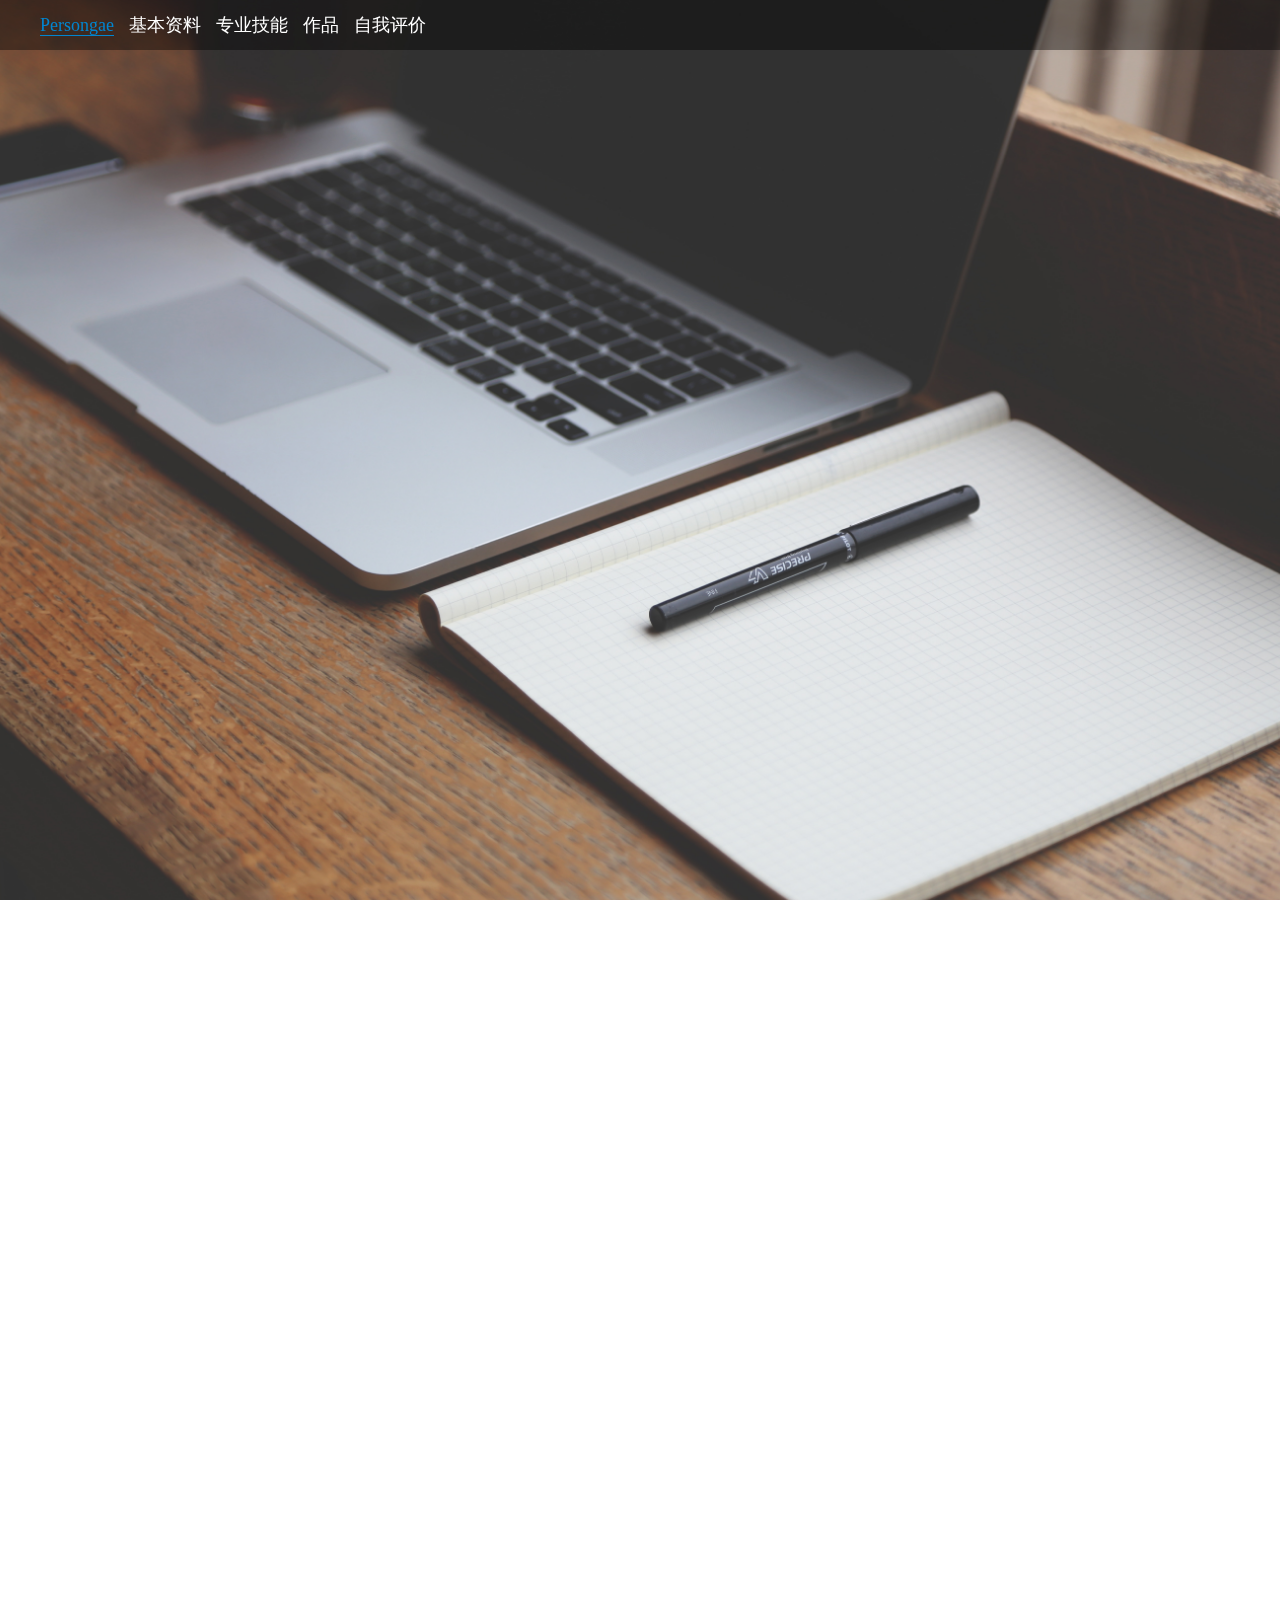
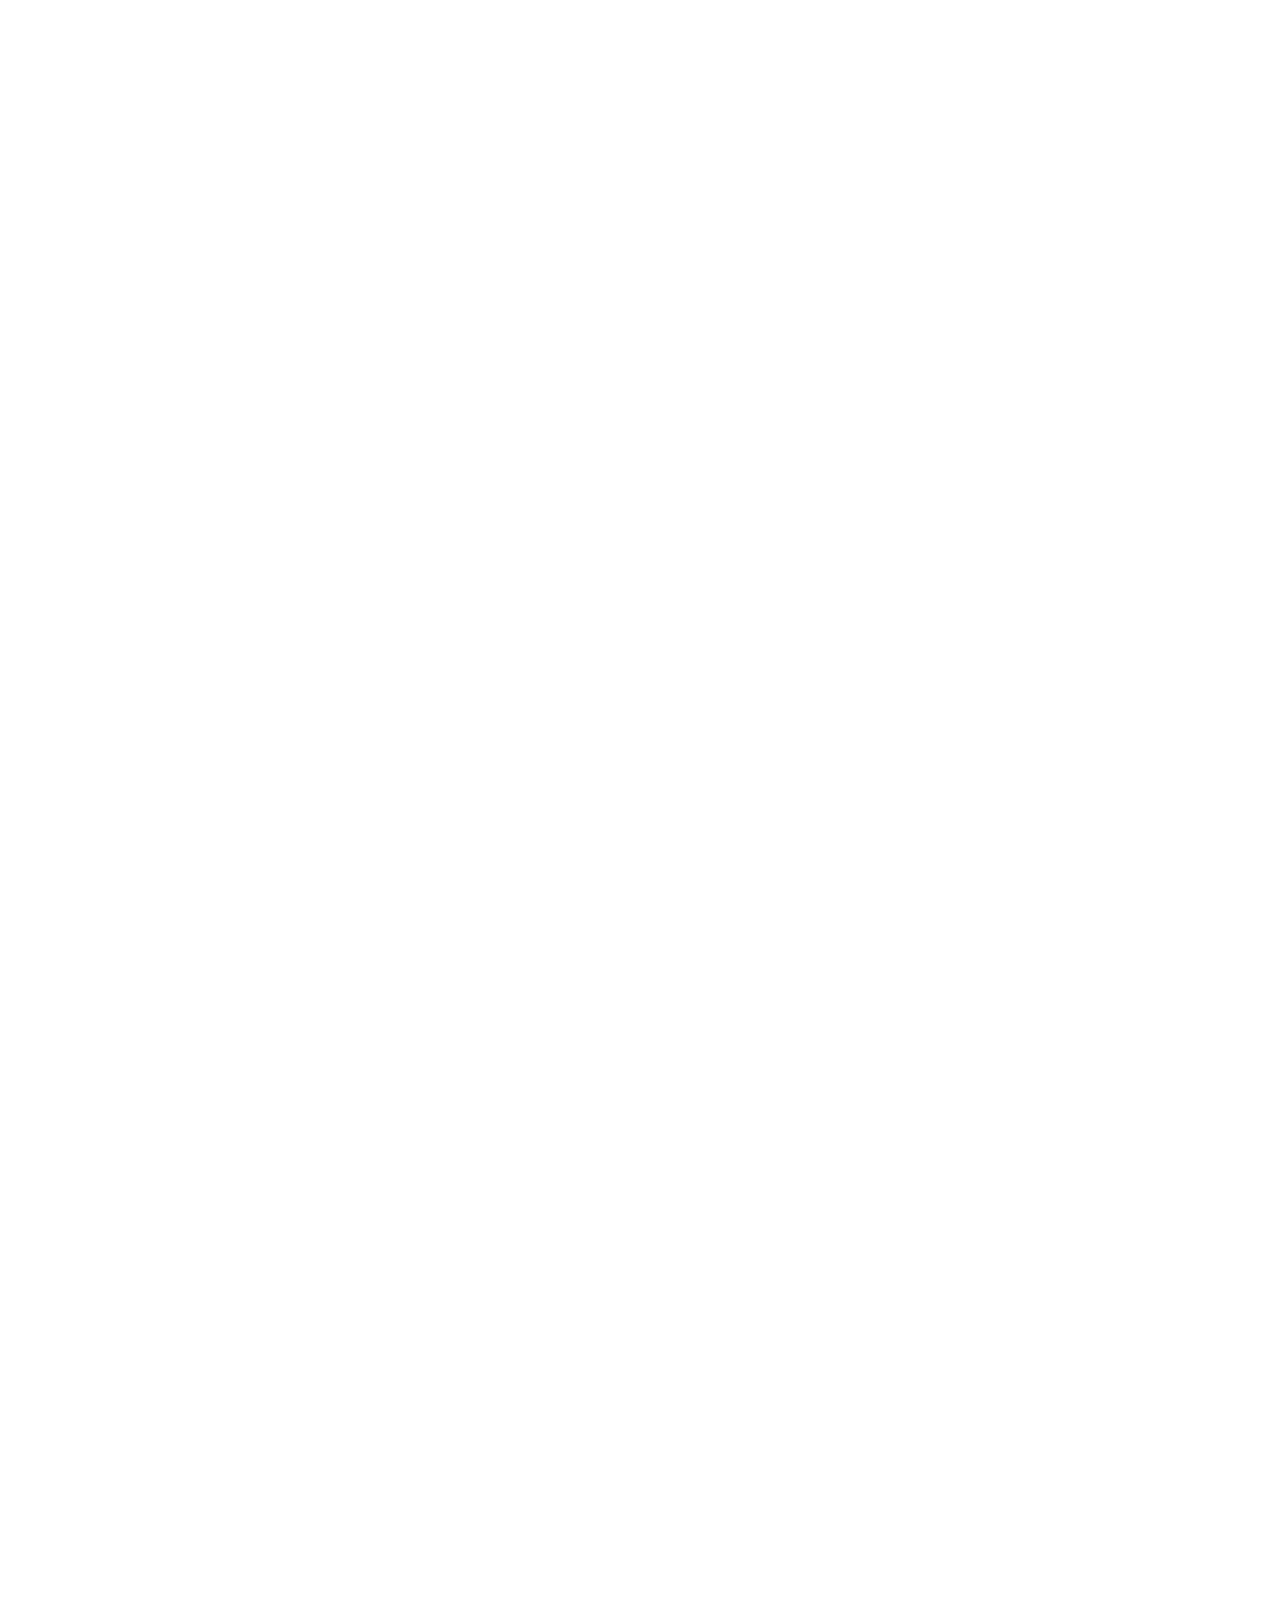
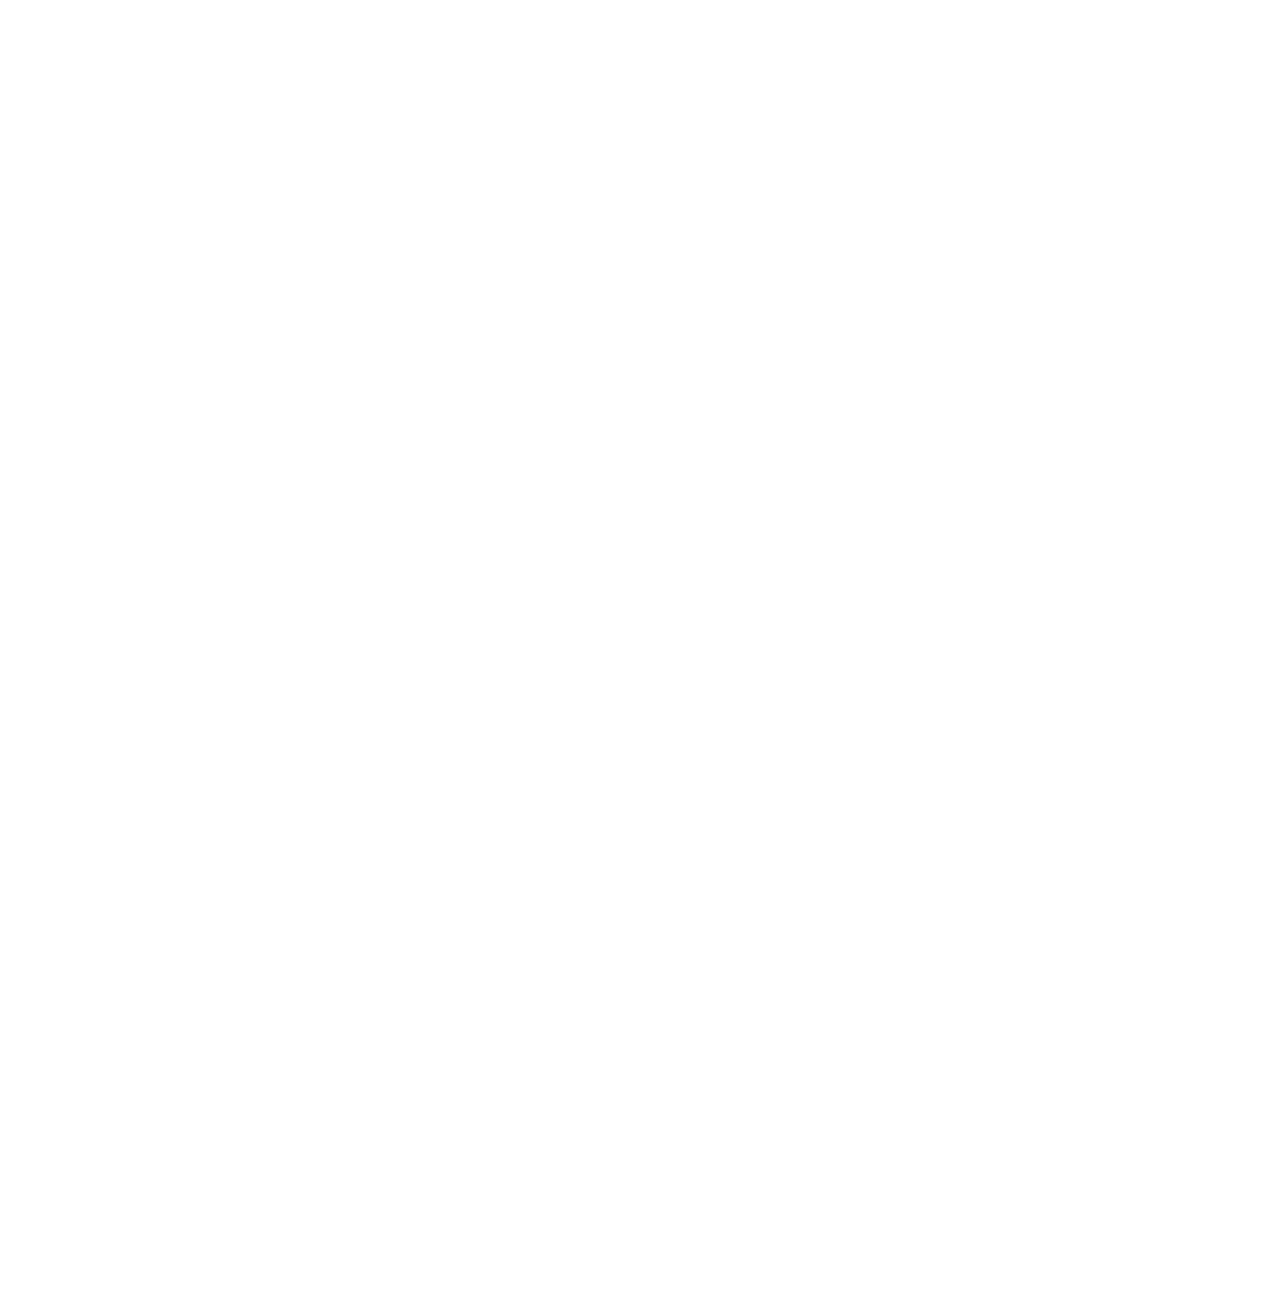
<file: index.html>
<!doctype html>
<html lang="en">
<head>
<meta charset="UTF-8">
<meta name="viewport"
      content="width=device-width, user-scalable=no, initial-scale=1.0, maximum-scale=1.0, minimum-scale=1.0">
<meta http-equiv="X-UA-Compatible" content="ie=edge">
<script src="js/jquery.js"></script>
<script src="js/jquery-ui-1.10.3.min.js"></script>
<script src="js/jquery.fullPage.min.js"></script>
    <script src="js/d.js"></script>
    <link rel="stylesheet" href="js/d.css">
    <link rel="stylesheet" href="css/animate.css">
<link rel="stylesheet" href="css/jquery.fullPage.css">
<link rel="stylesheet" href="css/background.css">
<link rel="stylesheet" href="css/index.css">
<title>个人主页</title>
</head>
<body>

<div id="fullpage">
    <nva class="resume  nvabar   navigationPosition ">
        <ul class="nav navbar-nav navbar-right" id="menu">
            <li data-menuanchor="page1" class="active">
                <a href="#page1">Persongae</a>
            </li>
            <li data-menuanchor="page2">
                <a href="#page2">基本资料</a>
            </li>
            <li data-menuanchor="page3">
                <a href="#page3">专业技能</a>
            </li>
            <li data-menuanchor="page4">
                <a href="#page4">作品</a>
            </li>
            <li data-menuanchor="page5">
                <a href="#page5">自我评价</a>
            </li>
        </ul>

    </nva>
    <div class="section  item-1">
        <div class="text">
            <p class="danceWord-s4  resume-hide">前端工程师简历</p>
            <span class="danceWord-s5  resume-hide">Love the front end loves life</span>
        </div>

    </div>
    <div class="section item-2 ">
        <div class="container">
        <h2>基本资料</h2>
        <div class="Wrap-1">
            <div class="cw-message icon-infomation">
                <img src="image/glass.png" alt="">
                <h4>基本信息</h4>
                <p>
                    姓名: 曹伟 男
                    <br>
                    年龄: 24岁 籍贯：山西
                </p>
            </div>
            <div class="cw-message icon-infomation">
                <img src="image/hat.png" alt="">
                <h4>毕业院校</h4>
                <p>
                    山西汽车科技学院
                </p>
            </div>
            <div class="cw-message icon-infomation">
                <img src="image/book.png" alt="">
                <h4>学历和专业</h4>
                <p>
                    信息自动化

                </p>
            </div>
            <div class="cw-message icon-infomation">
                <img src="image/tel.png" alt="">
                <h4>联系方式</h4>
                <p>
                    邮箱:133041222@qq.com
                    <br>
                    电话:18234455235
                </p>
            </div>
        </div>
    </div>
</div>
    <div class="section item-3">
        <div class="container">
        <div class="slide cw-1">
            <div class="information">
                <p class="headline1">前端</p>
                <p class="headline">熟练使用 Html5 Css3 能够合理完成web端或者移动端页面的编写和维护 <br>思路清晰，结构完整，易于维护和持久化开发，能处理主流浏览器兼容问题。</p>
                <div class="web">
                    <p class="zi"> html</p>
                    <canvas class="hua1" width="200" height="200"></canvas>
                </div>
                <div class="web">
                    <p class="zi"> css</p>
                    <canvas class="hua2" width="200" height="200"></canvas>
                </div>

            </div>

        </div>
        <div class="slide cw-2">
            <div class="information">
                <p class="headline1">手机端</p>
                <p class="headline">掌握 移动端编程，会基于流式布局以及 响应式布局 开发基于移动端的页面。熟练使用Bootstrap</p>
                <div class="web">
                    <p class="zi"> Bootstrap</p>
                    <canvas class="hua3" width="200" height="200"></canvas>
                </div>
                <div class="web">
                    <p class="zi"> 响应式</p>
                    <canvas class="hua4" width="200" height="200"></canvas>
                </div>

            </div>

        </div>
        <div class="slide cw-3">
            <div class="information">
                <p class="headline1">jQuery</p>
                <p class="headline">熟练使用原生js, 了解js面向对象原理，闭包以及原型结构，能够合理利用面向对象以及模块化开发,并且能适当完成框架封装。熟练使用
                    jQuery，并能完成相关项目。<br>熟悉animation fullpage 等实用插件的应用,轮播图，tab栏，瀑布流，延迟加载，全屏滚动等等常用功能的实现
                </p>
                <div class="web">
                    <p class="zi">js</p>
                    <canvas class="hua5" width="200" height="200"></canvas>
                </div>
                <div class="web">
                    <p class="zi"> jquery</p>
                    <canvas class="hua6" width="200" height="200"></canvas>
                </div>

            </div>
        </div>

        </div>
    </div>
    <div class="section item-4">
        <div class="container">
        <div class="production">
            <div class="minutia">
                <a href="game1/games.html"target="_blank" ><img src="image/tu1.png" alt=""></a>
                <p>打字游戏</p>
            </div>
            <div class="minutia">
                <a href="game/ganme.html" target="_blank"><img src="image/tu2.png" alt=""></a>
                <p>纸牌游戏</p>
            </div>
            <div class="minutia">
                <a href="xm/index.html" target="_blank"><img src="image/tu4.png" alt=""></a>
                <p>小米官网</p>
            </div>
            <div class="minutia">
                <a href="canvas/zhongjiban.html" target="_blank"><img src="image/tu5.jpg" alt=""></a>
                <p>画板</p>
            </div>
        </div>
        </div>
    </div>
    <div class="section item-5">
        <h1>Focus Me</h1>
       <div class="estimate">
           <p>
               有责任，工作踏实，性格开朗乐观，积极上进。
           </p>
           <p>
               易和人相处，拥有良好的亲和力，助人为乐。<br>
           </p>
           <p>
               喜欢js，非常热爱编程，喜欢钻研新的技术，</br>具有很强的自学能力和良好的学习方法，喜欢研究各种新的框架。
           </p>

       </div>
        <div class="top"></div>
        <div class="foot"></div>

    </div>

</div>

</body>
</html>
<script>
$(document).ready(function() {

    $.fn.fullpage({
        slidesColor: ['#1bbc9b', '#4BBFC3', '#7BAABE', '#f90'],
        anchors: ['page1', 'page2', 'page3', 'page4','page5'],
//        navigation: true,
        loopBottom:true,
        navigationPosition:'right',
        menu:'#menu',
        verticalCentered:'false',
        slidesNavigation:'true',
        onLeave: function (index, nextIndex, direction) {
            if(nextIndex==5){
                $('.sky').hide();
            }else {
                $('.item-5 .top').animate({'height': '50%'},400);
                $('.item-5 .foot').animate({'height': '50%'},400);
            }

            switch (index) {
                case 1:
                   $('.text .resume-hide').addClass('')
                    break;

                case 2:
                    if (direction == 'down') {
                        $('.item-2 .icon-infomation').addClass('zoomOutUp');
                        setTimeout(function () {
                            $('.item-2 .icon-infomation').removeClass('zoomOutUp');
                            $('.item-2 .container').hide();
                        }, 500);
                    } else {
                        $('.item-2 .container').hide();
                    }
                    break;

                case 3:
                    break;

                case 4:
                    if (direction == 'down') {
                    $('.item-4 .minutia').addClass('zoomOutUp1');
                    setTimeout(function () {
                        $('.item-4 .minutia').removeClass('zoomOutUp1');
                        $('.item-4 .minutia').hide();
                    }, 300);
                } else {
                    $('.item-4 .container').hide();
                }
                break;

            }
        },

        // 滚动结束后回调
        afterLoad: function (anchorLink, index) {
            if(index==6)
                $('.pure').show();

            switch (anchorLink) {
                case 'page1':
                    $('.resume-hide').show();
                    break;
                case 'page2':
                    $('.item-2 .container').show();
                    break;
                case 'page3':
                    $('.item-3 .container').show();

                    var canvas = $('.hua1')[0];
                    skillProgress(canvas, 95, 200, 200, 90,'#29527E')
                    var canvas2 = $('.hua2')[0];
                    skillProgress(canvas2, 95, 200, 200, 90,'#0085d0')
                    var canvas3 = $('.hua3')[0];
                    skillProgress(canvas3, 85, 200, 200, 90,'#29527E')
                    var canvas4 = $('.hua4')[0];
                    skillProgress(canvas4, 90, 200, 200, 90,'#29527E')
                    var canvas5 = $('.hua5')[0];
                    skillProgress(canvas5, 90, 200, 200, 90,'#29527E')
                    var canvas6 = $('.hua6')[0];
                    skillProgress(canvas6, 88, 200, 200, 90,'#29527E')

                function skillProgress(obj, num, w, h, r,c) {
                    var ctx = obj.getContext('2d');
                    var num = num, n = 0, t;
                    ctx.lineWidth = 10;
                    ctx.strokeStyle = c;
                    ctx.lineCap = 'round';
                    ctx.font = 'bold 30px sans-serif';
                    ctx.textAlign = 'center';
                    ctx.textBaseline = 'middle';
                    t = setInterval(move, 20);
                    function move() {
                        n++;
                        if (n == num) {
                            clearInterval(t);
                        }
                        ctx.clearRect(0, 0, w, h);
                        ctx.beginPath();
                        var deg = (n * 360 / 100 - 90) * Math.PI / 180;
                        ctx.arc(w / 2, h / 2, r, -Math.PI / 2, deg, false);
                        ctx.stroke();
                        ctx.fillStyle = '#0085d0'
                        ctx.fillText(`${n}%`, w / 2, h / 2);
                    }
                }
                    break;
                case 'page4':
                    $('.item-4 .container').show();
                    break;

                case 'page5':
                    setTimeout(function () {
                        $('.item-5 .top').animate({'height': '30%'},400);
                        $('.item-5 .foot').animate({'height': '30%'},400);
                    },500)

                    break;
            }
        },
    });
//    setInterval(function(){
//        $('#fullpage').fullpage.moveSlideLeft(true)
//    },2000)

});


</script>
</file>
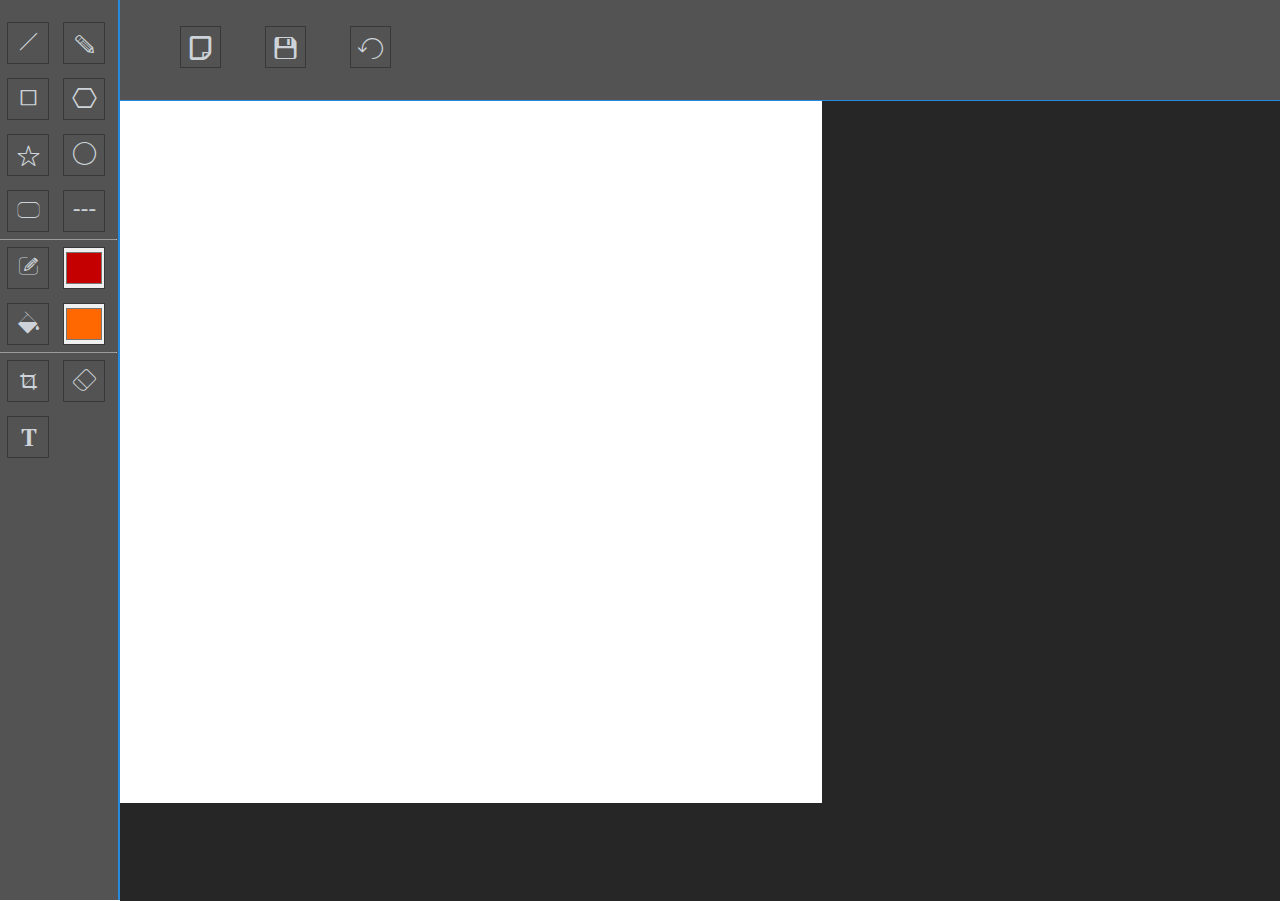
<file: canvas/zhongjiban.html>
<!DOCTYPE html>
<html lang="en">
<head>
    <meta charset="UTF-8">
    <title>Title</title>
    <link rel="stylesheet" href="css/zhongjiban.css">
    <link rel="stylesheet" href="font/iconfont.css">
</head>
<body>
<div class="huaban">
    <div class="gongju">
        <label for="" class="iconfont icon-xian- xian "></label>
        <label for="" class="iconfont icon-iconupload "></label>
        <label for="" class="iconfont icon-juxing "></label>
        <label for="" class="iconfont icon-duobianxing "></label>
        <label for="" class="iconfont icon-wujiaoxingkong "></label>
        <label for="" class="iconfont icon-yuan "></label>
        <label for="" class="iconfont icon-yuanjiaojuxingxuanzekuang "></label>
        <label for="" class="iconfont icon-xuxian "></label>
        <hr size="1" width="115">
        <label for="" class="iconfont icon-miaobian"></label>
        <label for="">
            <input type="color" value="#c40000" value="#000000" class="mbcolor">
        </label>
        <label for="" class="iconfont icon-tianchong"></label>
        <label for="">
            <input type="color" value="#ff6700" value="#000000" class="tccolor">
        </label>
        <hr size="1" width="115">
        <label for="" class="iconfont icon-caiqie "></label>
        <label for="" class="iconfont icon-xiangpi "></label>
        <label for="" class="iconfont icon-wenzi "></label>

    </div>
    <div class="gongneng">
        <div class="top">
            <div class="tops">
            <label for="" class="iconfont icon-iconfontxinjian "></label>
            <label for="" class="iconfont icon-baocun "></label>
            <label for="" class="iconfont icon-undo "></label>
            </div>
        </div>
        <div class="hua">
            <div class="mask"></div>
            <div class="xiangpi"></div>
            <canvas width="700" height="700"></canvas>
        </div>
    </div>
</div>
</body>
</html>
<script src="js/zuizhong.js"></script>
<script src="js/fengzhuang.js"></script>
</file>
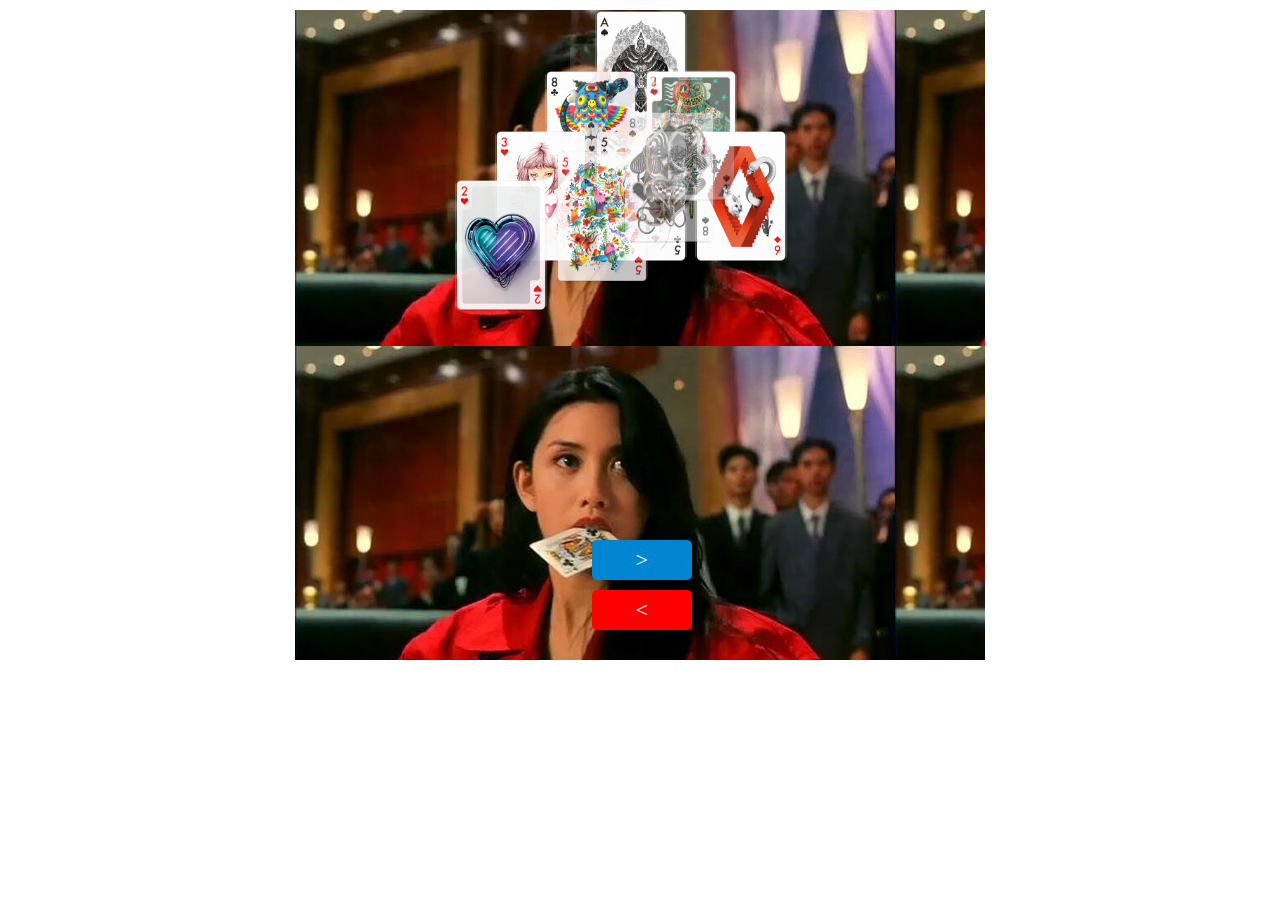
<file: game/ganme.html>
<!DOCTYPE html>
<html lang="en">
<head>
    <meta charset="UTF-8">
    <title>Title</title>
    <script src="jquery.js"></script>
</head>
<style>
    *{
        margin: 0;
        padding: 0;
        list-style: none;
    }
    html,body{
        width: 100%;
        height: 100%;

    }
    .zhuozi{
        width: 690px;
        height:650px;
        margin: 10px auto ;
        position: relative;
        background:#e9e9e9;
        background:url("images/11.jpg");
    }
     .pai{
        width: 90px;
        height: 130px;
        position: absolute;
        left:300px;
        top:0;
        border:1px solid  rgba(0,0,0,0);
        background-size:90px 133px;
        opacity:0;
    }
    .active{
        border-color:  #0085d0;
    }
    .zj{
        width: 100px;
        height: 40px;
        background: #0085d0;
        position: absolute;
        bottom:80px;
        left: 43%;
        text-align: center;
        line-height: 40px;
        color: #fff;
        font-size: 22px;
        cursor: pointer;
        border-radius: 5px;
    }
    .yj{
        width: 100px;
        height: 40px;
        background:red;
        position: absolute;
        bottom:30px;
        left: 43%;
        text-align: center;
        line-height: 40px;
        color: #fff;
        font-size: 22px;
        cursor: pointer;
        border-radius: 5px;
    }

</style>



<body>
 <div class="zhuozi">
     <div class="zj">&gt;</div>
     <div class="yj">&lt;</div>
 </div>
</body>
</html>
<script>
$(function(){
    //产生52张扑克牌   不能重复   四种花色  1-13
    //一张一个对象    花色  数字
    //[{huase:'h',shuzi:5},{huase:'s',shuzi:6}]
    let zj=$('.zj');
    let yj=$('.yj')
    let poke=[] //保存产生的扑克牌
    let color=['h','s','d','c'];
    let biao={};//判断表里面有没有这个数字的属性   记录产生过的牌
    for(let i=0;i<52;i++){
        let huase=color[Math.floor(Math.random()*4)];  //花色
        let shuzi=Math.floor(Math.random()*13+1);  //数字
        while(biao[huase+'_'+shuzi]){
            huase=color[Math.floor(Math.random()*4)];
            shuzi=Math.floor(Math.random()*13+1);
        }
        biao[huase+'_'+shuzi]=true;
        poke.push({huase,shuzi});  //若果没有就推进去
    }
    let index=0;//记录当前发的是第几张
    for(let i=0;i<7;i++){
        for(let j=0;j<=i;j++){
           let item=poke[index];
            index++;
            let src="url(images/"+item.huase+item.shuzi+".png)";
            $('<div>').addClass('pai').css('backgroundImage',src).data('num',item.shuzi).prop('id',i+'_'+j).delay(60*index).animate({left:300-i*50+100*j,top:60*i,opacity:1})
                .appendTo('.zhuozi');
        }
    }
    for(;index<poke.length;index++){
        let item=poke[index];
        let src="url(images/"+item.huase+item.shuzi+".png)";
        $('<div>').addClass('pai zuo').css('backgroundImage',src).data('num',item.shuzi).delay(30*index).animate({left:100,top:510,opacity:1})
            .appendTo('.zhuozi');
    }
    let first=null;
    $('.pai').click(function(){
        let coords=$(this).prop('id').split('_');
        let ele=$(`#${parseInt(coords[0])+1}_${parseInt(coords[1])+1}`);
        let ele1=$(`#${parseInt(coords[0])+1}_${parseInt(coords[1])}`);
        if(ele.length==1||ele1.length==1){
            return;
        }
        $(this).toggleClass('active');
        if($(this).hasClass('active')){
            $(this).animate({top:'-=20'})
        }else{
            $(this).animate({top:'+=20'})
        }

        if(!first){
            first=this;//选中第一张
            let sum=$(first).data('num')
            if(sum==13){
                $('.active').animate({left:600,top:0}).queue(function () {
                    $(this).remove();
                    first=null;
                });
            }
        }else{
            let sum=$(first).data('num')+$(this).data('num');
            if(sum==13){
                $('.active').animate({left:600,top:0}).queue(function () {
                    $(this).remove()
                });
            }else{
                $('.active').animate({top:"+=20"}).removeClass('active')

            }
            first=null;
        }
    })
    let Zindex=1;
        zj.click(function(){
        Zindex++;
        $('.zuo:last').removeClass('zuo').addClass('you').css('zIndex',Zindex).animate({left:'+=400'})
    })
    yj.click(function(){
       let you=$('.you');
       if(you.length==0){
           return
       }
       for(let i=you.length-1;i>=0;i-- ){
           $(you[i]).delay(100*i).animate({left:'-=400'},function(){
               $(this).css('zIndex',0)
           }).removeClass('you').addClass('zuo')
       }
    })












})

</script>
</file>
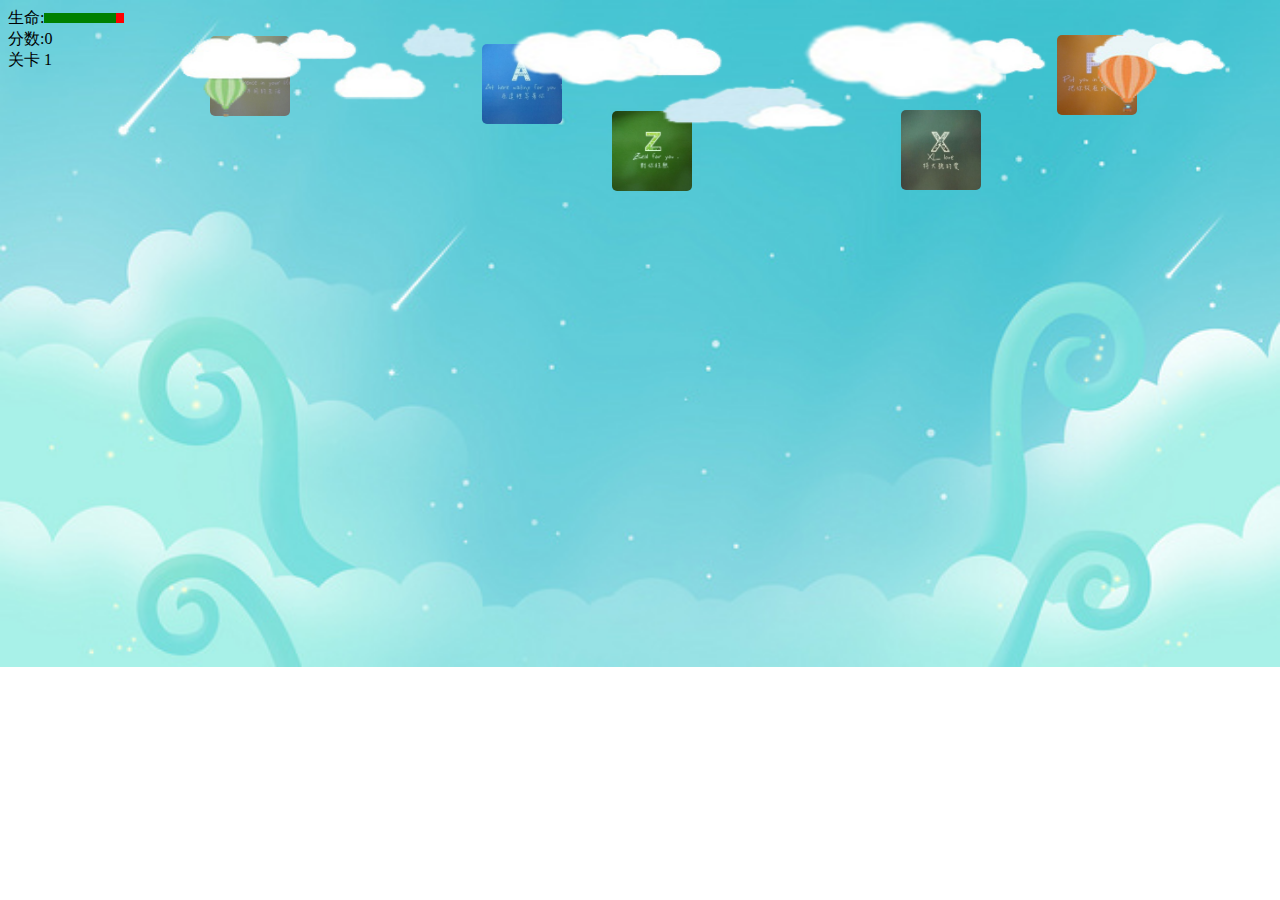
<file: game1/games.html>
<!DOCTYPE html>
<html lang="en">
<head>
    <meta charset="UTF-8">
    <title>Title</title>
</head>
<style>
    body{
        height: 100%;
        background: url("img/658.jpg") no-repeat ;
        background-size:cover;
    }
    @keyframes yun{
        from{
        transform: translateX(-50px);
        }
        to{
            transform: translateX(50px);
        }
    }
    .strom{
        width:1100px;
        height:150px;
        position: absolute;
        top:0;
        left:50%;
        margin-left: -500px;
        z-index: 111;
        animation: yun 2s ease-in-out infinite alternate;
    }
    .strom img{
        width: 100%;
        height: 100%;
    }
    .sm{
        width: 80px;
        height: 10px;
        background: red;
        display: inline-block;
        position: relative;
    }
    .sm1{
        width: 90%;
        height: 10px;
        background: green;
        display: inline-block;
        position: absolute;

    }
</style>
<body>
<div class="strom"><img src="img/yun.png" alt=""></div>
<div class="box">
    <div>生命:<span class="sm"><span class="sm1"></span></span></div>
    <div>分数:<span class="score">0</span></div>
    <div>关卡 <span class="guan">1</span></div>

</div>
</body>
</html>
<script src="games.js"></script>
<script>
    let game=new Game();//实例化
    game.start();//调用继承属性


</script>
</file>
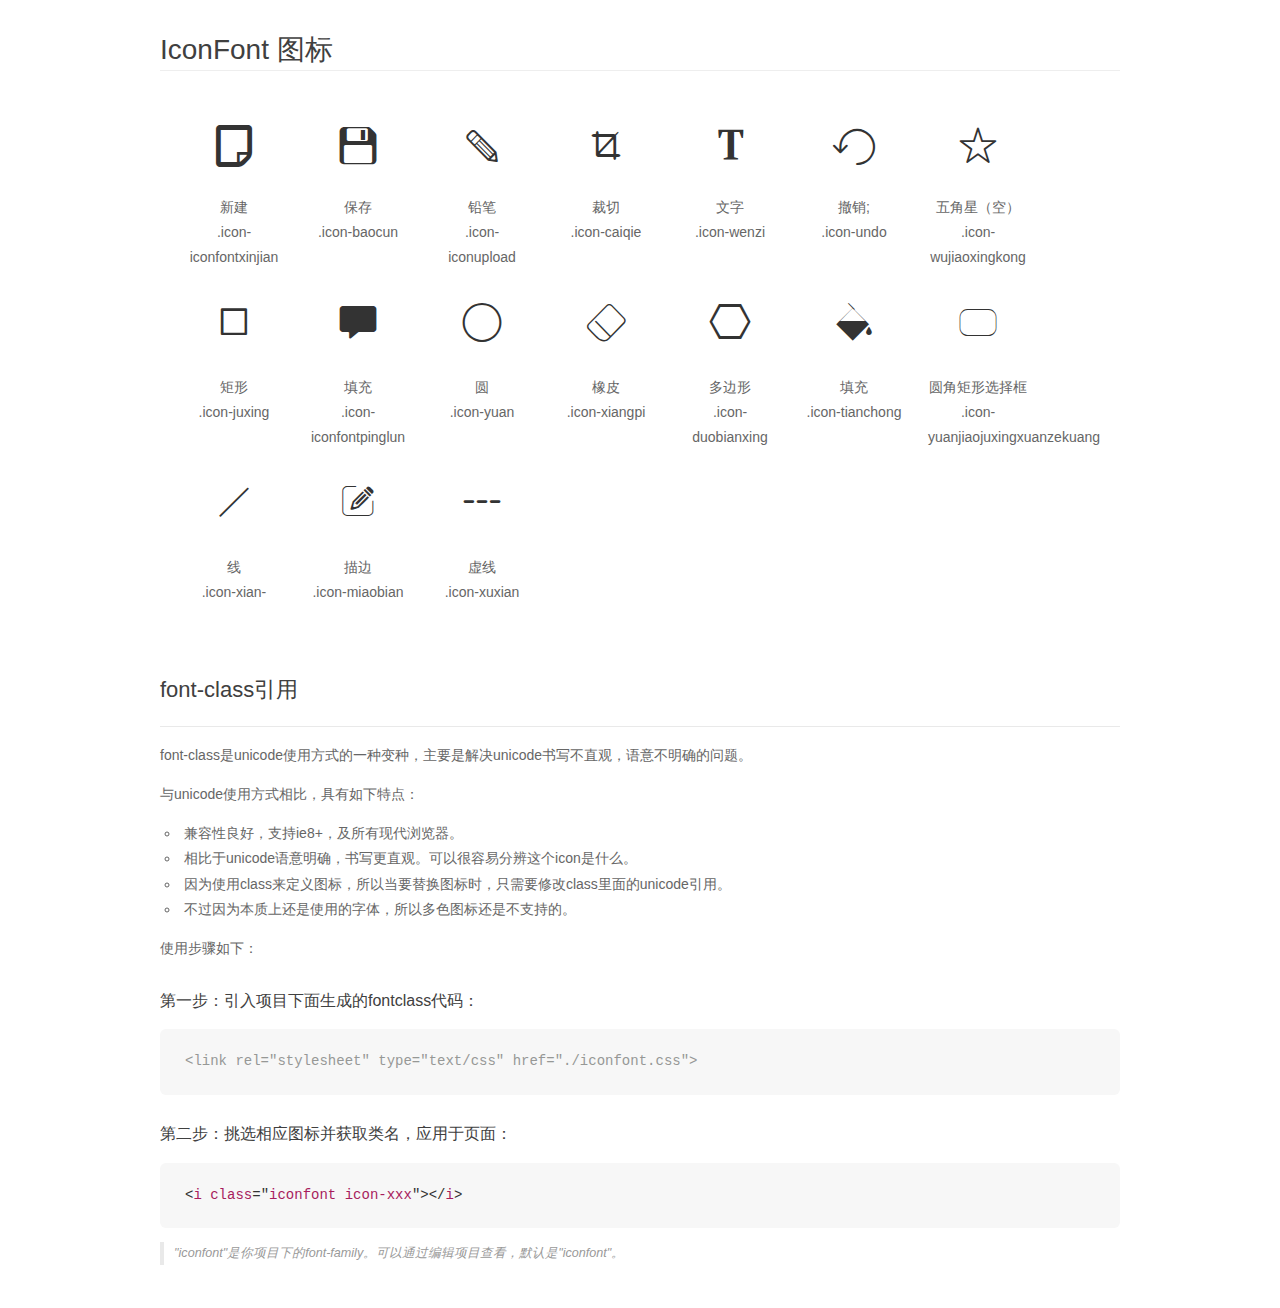
<file: canvas/font/demo_fontclass.html>
<!DOCTYPE html>
<html>
<head>
    <meta charset="utf-8"/>
    <title>IconFont</title>
    <link rel="stylesheet" href="demo.css">
    <link rel="stylesheet" href="iconfont.css">
</head>
<body>
    <div class="main markdown">
        <h1>IconFont 图标</h1>
        <ul class="icon_lists clear">
            
                <li>
                <i class="icon iconfont icon-iconfontxinjian"></i>
                    <div class="name">新建</div>
                    <div class="fontclass">.icon-iconfontxinjian</div>
                </li>
            
                <li>
                <i class="icon iconfont icon-baocun"></i>
                    <div class="name">保存</div>
                    <div class="fontclass">.icon-baocun</div>
                </li>
            
                <li>
                <i class="icon iconfont icon-iconupload"></i>
                    <div class="name">铅笔</div>
                    <div class="fontclass">.icon-iconupload</div>
                </li>
            
                <li>
                <i class="icon iconfont icon-caiqie"></i>
                    <div class="name">裁切</div>
                    <div class="fontclass">.icon-caiqie</div>
                </li>
            
                <li>
                <i class="icon iconfont icon-wenzi"></i>
                    <div class="name">文字</div>
                    <div class="fontclass">.icon-wenzi</div>
                </li>
            
                <li>
                <i class="icon iconfont icon-undo"></i>
                    <div class="name">撤销;</div>
                    <div class="fontclass">.icon-undo</div>
                </li>
            
                <li>
                <i class="icon iconfont icon-wujiaoxingkong"></i>
                    <div class="name">五角星（空）</div>
                    <div class="fontclass">.icon-wujiaoxingkong</div>
                </li>
            
                <li>
                <i class="icon iconfont icon-juxing"></i>
                    <div class="name">矩形</div>
                    <div class="fontclass">.icon-juxing</div>
                </li>
            
                <li>
                <i class="icon iconfont icon-iconfontpinglun"></i>
                    <div class="name">填充</div>
                    <div class="fontclass">.icon-iconfontpinglun</div>
                </li>
            
                <li>
                <i class="icon iconfont icon-yuan"></i>
                    <div class="name">圆</div>
                    <div class="fontclass">.icon-yuan</div>
                </li>
            
                <li>
                <i class="icon iconfont icon-xiangpi"></i>
                    <div class="name">橡皮</div>
                    <div class="fontclass">.icon-xiangpi</div>
                </li>
            
                <li>
                <i class="icon iconfont icon-duobianxing"></i>
                    <div class="name">多边形</div>
                    <div class="fontclass">.icon-duobianxing</div>
                </li>
            
                <li>
                <i class="icon iconfont icon-tianchong"></i>
                    <div class="name">填充</div>
                    <div class="fontclass">.icon-tianchong</div>
                </li>
            
                <li>
                <i class="icon iconfont icon-yuanjiaojuxingxuanzekuang"></i>
                    <div class="name">圆角矩形选择框</div>
                    <div class="fontclass">.icon-yuanjiaojuxingxuanzekuang</div>
                </li>
            
                <li>
                <i class="icon iconfont icon-xian-"></i>
                    <div class="name">线</div>
                    <div class="fontclass">.icon-xian-</div>
                </li>
            
                <li>
                <i class="icon iconfont icon-miaobian"></i>
                    <div class="name">描边</div>
                    <div class="fontclass">.icon-miaobian</div>
                </li>
            
                <li>
                <i class="icon iconfont icon-xuxian"></i>
                    <div class="name">虚线</div>
                    <div class="fontclass">.icon-xuxian</div>
                </li>
            
        </ul>

        <h2 id="font-class-">font-class引用</h2>
        <hr>

        <p>font-class是unicode使用方式的一种变种，主要是解决unicode书写不直观，语意不明确的问题。</p>
        <p>与unicode使用方式相比，具有如下特点：</p>
        <ul>
        <li>兼容性良好，支持ie8+，及所有现代浏览器。</li>
        <li>相比于unicode语意明确，书写更直观。可以很容易分辨这个icon是什么。</li>
        <li>因为使用class来定义图标，所以当要替换图标时，只需要修改class里面的unicode引用。</li>
        <li>不过因为本质上还是使用的字体，所以多色图标还是不支持的。</li>
        </ul>
        <p>使用步骤如下：</p>
        <h3 id="-fontclass-">第一步：引入项目下面生成的fontclass代码：</h3>


        <pre><code class="lang-js hljs javascript"><span class="hljs-comment">&lt;link rel="stylesheet" type="text/css" href="./iconfont.css"&gt;</span></code></pre>
        <h3 id="-">第二步：挑选相应图标并获取类名，应用于页面：</h3>
        <pre><code class="lang-css hljs">&lt;<span class="hljs-selector-tag">i</span> <span class="hljs-selector-tag">class</span>="<span class="hljs-selector-tag">iconfont</span> <span class="hljs-selector-tag">icon-xxx</span>"&gt;&lt;/<span class="hljs-selector-tag">i</span>&gt;</code></pre>
        <blockquote>
        <p>"iconfont"是你项目下的font-family。可以通过编辑项目查看，默认是"iconfont"。</p>
        </blockquote>
    </div>
</body>
</html>
</file>
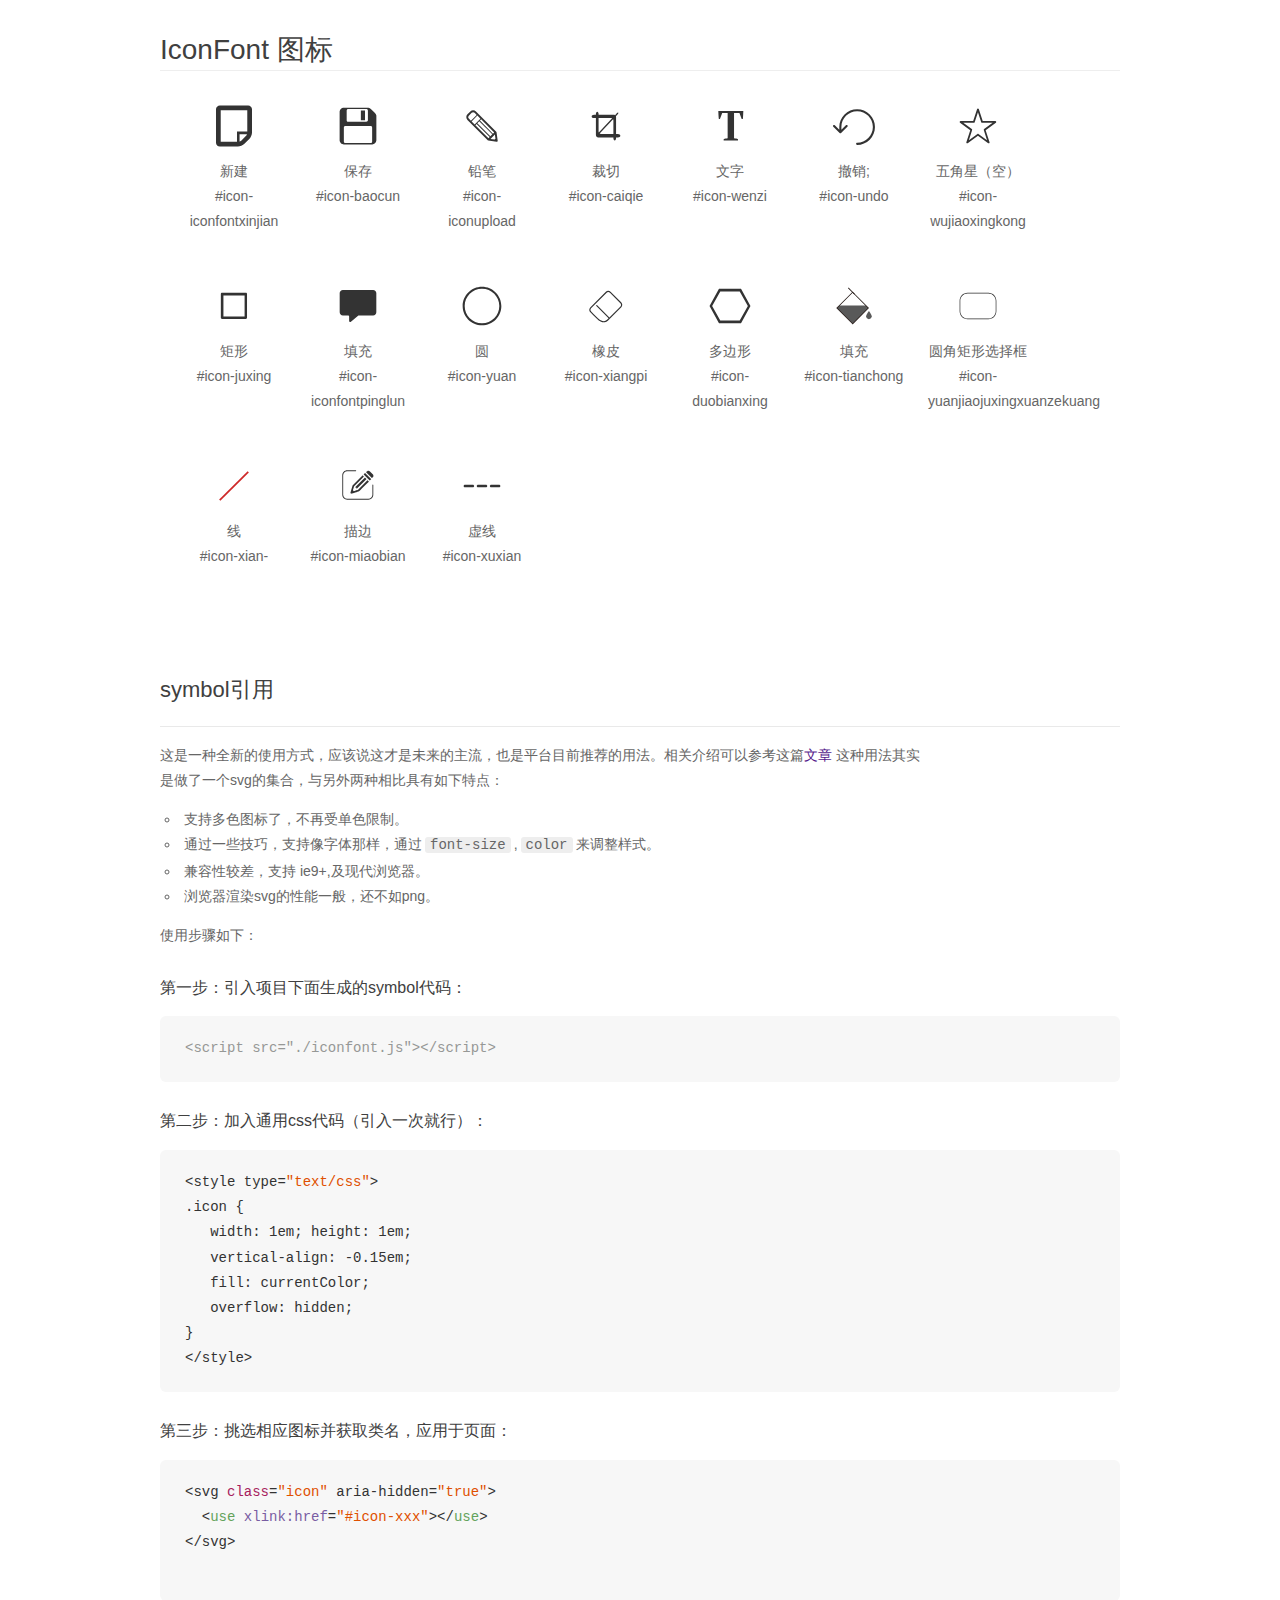
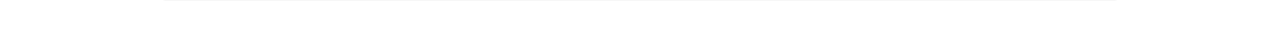
<file: canvas/font/demo_symbol.html>
<!DOCTYPE html>
<html>
<head>
    <meta charset="utf-8"/>
    <title>IconFont</title>
    <link rel="stylesheet" href="demo.css">
    <script src="iconfont.js"></script>

    <style type="text/css">
        .icon {
          /* 通过设置 font-size 来改变图标大小 */
          width: 1em; height: 1em;
          /* 图标和文字相邻时，垂直对齐 */
          vertical-align: -0.15em;
          /* 通过设置 color 来改变 SVG 的颜色/fill */
          fill: currentColor;
          /* path 和 stroke 溢出 viewBox 部分在 IE 下会显示
             normalize.css 中也包含这行 */
          overflow: hidden;
        }

    </style>
</head>
<body>
    <div class="main markdown">
        <h1>IconFont 图标</h1>
        <ul class="icon_lists clear">
            
                <li>
                    <svg class="icon" aria-hidden="true">
                        <use xlink:href="#icon-iconfontxinjian"></use>
                    </svg>
                    <div class="name">新建</div>
                    <div class="fontclass">#icon-iconfontxinjian</div>
                </li>
            
                <li>
                    <svg class="icon" aria-hidden="true">
                        <use xlink:href="#icon-baocun"></use>
                    </svg>
                    <div class="name">保存</div>
                    <div class="fontclass">#icon-baocun</div>
                </li>
            
                <li>
                    <svg class="icon" aria-hidden="true">
                        <use xlink:href="#icon-iconupload"></use>
                    </svg>
                    <div class="name">铅笔</div>
                    <div class="fontclass">#icon-iconupload</div>
                </li>
            
                <li>
                    <svg class="icon" aria-hidden="true">
                        <use xlink:href="#icon-caiqie"></use>
                    </svg>
                    <div class="name">裁切</div>
                    <div class="fontclass">#icon-caiqie</div>
                </li>
            
                <li>
                    <svg class="icon" aria-hidden="true">
                        <use xlink:href="#icon-wenzi"></use>
                    </svg>
                    <div class="name">文字</div>
                    <div class="fontclass">#icon-wenzi</div>
                </li>
            
                <li>
                    <svg class="icon" aria-hidden="true">
                        <use xlink:href="#icon-undo"></use>
                    </svg>
                    <div class="name">撤销;</div>
                    <div class="fontclass">#icon-undo</div>
                </li>
            
                <li>
                    <svg class="icon" aria-hidden="true">
                        <use xlink:href="#icon-wujiaoxingkong"></use>
                    </svg>
                    <div class="name">五角星（空）</div>
                    <div class="fontclass">#icon-wujiaoxingkong</div>
                </li>
            
                <li>
                    <svg class="icon" aria-hidden="true">
                        <use xlink:href="#icon-juxing"></use>
                    </svg>
                    <div class="name">矩形</div>
                    <div class="fontclass">#icon-juxing</div>
                </li>
            
                <li>
                    <svg class="icon" aria-hidden="true">
                        <use xlink:href="#icon-iconfontpinglun"></use>
                    </svg>
                    <div class="name">填充</div>
                    <div class="fontclass">#icon-iconfontpinglun</div>
                </li>
            
                <li>
                    <svg class="icon" aria-hidden="true">
                        <use xlink:href="#icon-yuan"></use>
                    </svg>
                    <div class="name">圆</div>
                    <div class="fontclass">#icon-yuan</div>
                </li>
            
                <li>
                    <svg class="icon" aria-hidden="true">
                        <use xlink:href="#icon-xiangpi"></use>
                    </svg>
                    <div class="name">橡皮</div>
                    <div class="fontclass">#icon-xiangpi</div>
                </li>
            
                <li>
                    <svg class="icon" aria-hidden="true">
                        <use xlink:href="#icon-duobianxing"></use>
                    </svg>
                    <div class="name">多边形</div>
                    <div class="fontclass">#icon-duobianxing</div>
                </li>
            
                <li>
                    <svg class="icon" aria-hidden="true">
                        <use xlink:href="#icon-tianchong"></use>
                    </svg>
                    <div class="name">填充</div>
                    <div class="fontclass">#icon-tianchong</div>
                </li>
            
                <li>
                    <svg class="icon" aria-hidden="true">
                        <use xlink:href="#icon-yuanjiaojuxingxuanzekuang"></use>
                    </svg>
                    <div class="name">圆角矩形选择框</div>
                    <div class="fontclass">#icon-yuanjiaojuxingxuanzekuang</div>
                </li>
            
                <li>
                    <svg class="icon" aria-hidden="true">
                        <use xlink:href="#icon-xian-"></use>
                    </svg>
                    <div class="name">线</div>
                    <div class="fontclass">#icon-xian-</div>
                </li>
            
                <li>
                    <svg class="icon" aria-hidden="true">
                        <use xlink:href="#icon-miaobian"></use>
                    </svg>
                    <div class="name">描边</div>
                    <div class="fontclass">#icon-miaobian</div>
                </li>
            
                <li>
                    <svg class="icon" aria-hidden="true">
                        <use xlink:href="#icon-xuxian"></use>
                    </svg>
                    <div class="name">虚线</div>
                    <div class="fontclass">#icon-xuxian</div>
                </li>
            
        </ul>


        <h2 id="symbol-">symbol引用</h2>
        <hr>

        <p>这是一种全新的使用方式，应该说这才是未来的主流，也是平台目前推荐的用法。相关介绍可以参考这篇<a href="">文章</a>
        这种用法其实是做了一个svg的集合，与另外两种相比具有如下特点：</p>
        <ul>
          <li>支持多色图标了，不再受单色限制。</li>
          <li>通过一些技巧，支持像字体那样，通过<code>font-size</code>,<code>color</code>来调整样式。</li>
          <li>兼容性较差，支持 ie9+,及现代浏览器。</li>
          <li>浏览器渲染svg的性能一般，还不如png。</li>
        </ul>
        <p>使用步骤如下：</p>
        <h3 id="-symbol-">第一步：引入项目下面生成的symbol代码：</h3>
        <pre><code class="lang-js hljs javascript"><span class="hljs-comment">&lt;script src="./iconfont.js"&gt;&lt;/script&gt;</span></code></pre>
        <h3 id="-css-">第二步：加入通用css代码（引入一次就行）：</h3>
        <pre><code class="lang-js hljs javascript">&lt;style type=<span class="hljs-string">"text/css"</span>&gt;
.icon {
   width: <span class="hljs-number">1</span>em; height: <span class="hljs-number">1</span>em;
   vertical-align: <span class="hljs-number">-0.15</span>em;
   fill: currentColor;
   overflow: hidden;
}
&lt;<span class="hljs-regexp">/style&gt;</span></code></pre>
        <h3 id="-">第三步：挑选相应图标并获取类名，应用于页面：</h3>
        <pre><code class="lang-js hljs javascript">&lt;svg <span class="hljs-class"><span class="hljs-keyword">class</span></span>=<span class="hljs-string">"icon"</span> aria-hidden=<span class="hljs-string">"true"</span>&gt;<span class="xml"><span class="hljs-tag">
  &lt;<span class="hljs-name">use</span> <span class="hljs-attr">xlink:href</span>=<span class="hljs-string">"#icon-xxx"</span>&gt;</span><span class="hljs-tag">&lt;/<span class="hljs-name">use</span>&gt;</span>
</span>&lt;<span class="hljs-regexp">/svg&gt;
        </span></code></pre>
    </div>
</body>
</html>
</file>
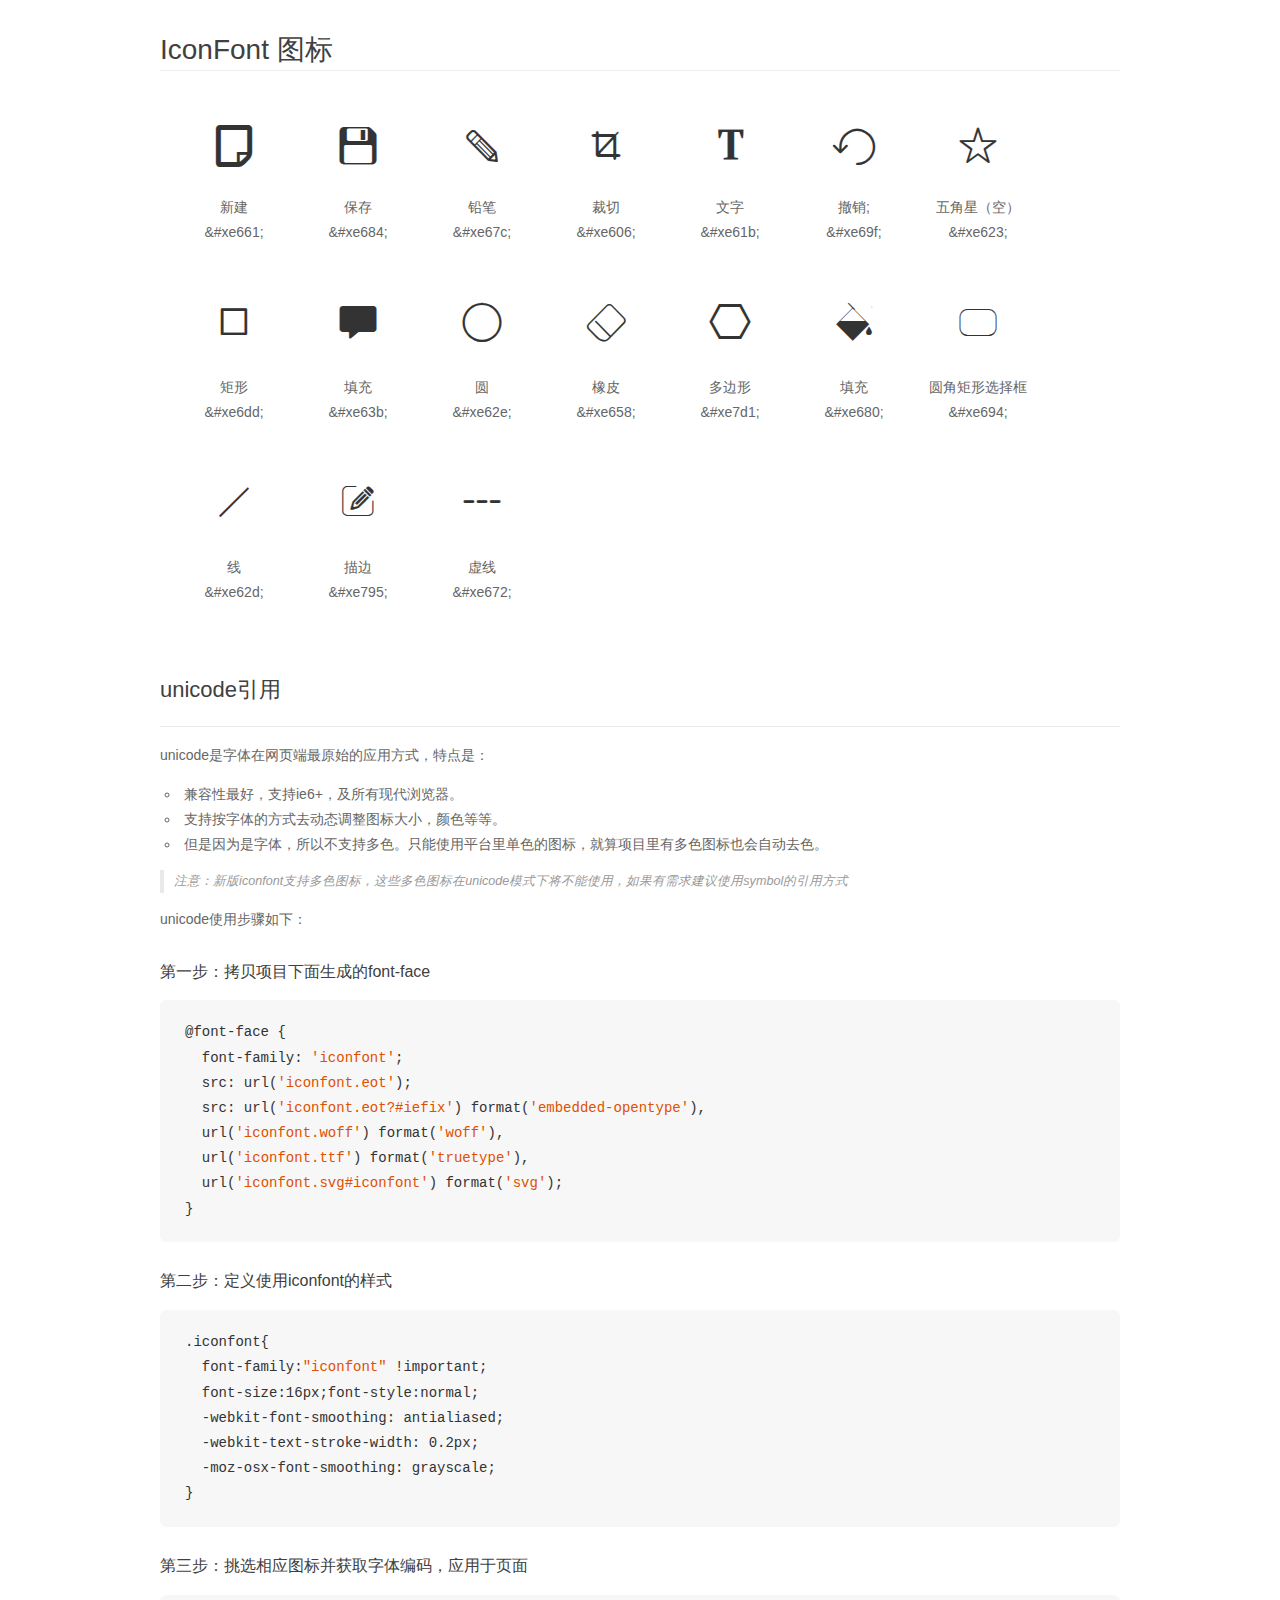
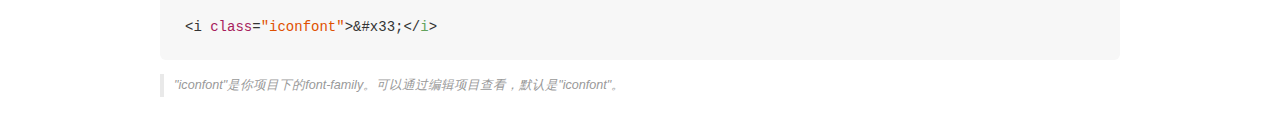
<file: canvas/font/demo_unicode.html>
<!DOCTYPE html>
<html>
<head>
    <meta charset="utf-8"/>
    <title>IconFont</title>
    <link rel="stylesheet" href="demo.css">

    <style type="text/css">

        @font-face {font-family: "iconfont";
          src: url('iconfont.eot'); /* IE9*/
          src: url('iconfont.eot#iefix') format('embedded-opentype'), /* IE6-IE8 */
          url('iconfont.woff') format('woff'), /* chrome, firefox */
          url('iconfont.ttf') format('truetype'), /* chrome, firefox, opera, Safari, Android, iOS 4.2+*/
          url('iconfont.svg#iconfont') format('svg'); /* iOS 4.1- */
        }

        .iconfont {
          font-family:"iconfont" !important;
          font-size:16px;
          font-style:normal;
          -webkit-font-smoothing: antialiased;
          -webkit-text-stroke-width: 0.2px;
          -moz-osx-font-smoothing: grayscale;
        }

    </style>
</head>
<body>
    <div class="main markdown">
        <h1>IconFont 图标</h1>
        <ul class="icon_lists clear">
            
                <li>
                <i class="icon iconfont">&#xe661;</i>
                    <div class="name">新建</div>
                    <div class="code">&amp;#xe661;</div>
                </li>
            
                <li>
                <i class="icon iconfont">&#xe684;</i>
                    <div class="name">保存</div>
                    <div class="code">&amp;#xe684;</div>
                </li>
            
                <li>
                <i class="icon iconfont">&#xe67c;</i>
                    <div class="name">铅笔</div>
                    <div class="code">&amp;#xe67c;</div>
                </li>
            
                <li>
                <i class="icon iconfont">&#xe606;</i>
                    <div class="name">裁切</div>
                    <div class="code">&amp;#xe606;</div>
                </li>
            
                <li>
                <i class="icon iconfont">&#xe61b;</i>
                    <div class="name">文字</div>
                    <div class="code">&amp;#xe61b;</div>
                </li>
            
                <li>
                <i class="icon iconfont">&#xe69f;</i>
                    <div class="name">撤销;</div>
                    <div class="code">&amp;#xe69f;</div>
                </li>
            
                <li>
                <i class="icon iconfont">&#xe623;</i>
                    <div class="name">五角星（空）</div>
                    <div class="code">&amp;#xe623;</div>
                </li>
            
                <li>
                <i class="icon iconfont">&#xe6dd;</i>
                    <div class="name">矩形</div>
                    <div class="code">&amp;#xe6dd;</div>
                </li>
            
                <li>
                <i class="icon iconfont">&#xe63b;</i>
                    <div class="name">填充</div>
                    <div class="code">&amp;#xe63b;</div>
                </li>
            
                <li>
                <i class="icon iconfont">&#xe62e;</i>
                    <div class="name">圆</div>
                    <div class="code">&amp;#xe62e;</div>
                </li>
            
                <li>
                <i class="icon iconfont">&#xe658;</i>
                    <div class="name">橡皮</div>
                    <div class="code">&amp;#xe658;</div>
                </li>
            
                <li>
                <i class="icon iconfont">&#xe7d1;</i>
                    <div class="name">多边形</div>
                    <div class="code">&amp;#xe7d1;</div>
                </li>
            
                <li>
                <i class="icon iconfont">&#xe680;</i>
                    <div class="name">填充</div>
                    <div class="code">&amp;#xe680;</div>
                </li>
            
                <li>
                <i class="icon iconfont">&#xe694;</i>
                    <div class="name">圆角矩形选择框</div>
                    <div class="code">&amp;#xe694;</div>
                </li>
            
                <li>
                <i class="icon iconfont">&#xe62d;</i>
                    <div class="name">线</div>
                    <div class="code">&amp;#xe62d;</div>
                </li>
            
                <li>
                <i class="icon iconfont">&#xe795;</i>
                    <div class="name">描边</div>
                    <div class="code">&amp;#xe795;</div>
                </li>
            
                <li>
                <i class="icon iconfont">&#xe672;</i>
                    <div class="name">虚线</div>
                    <div class="code">&amp;#xe672;</div>
                </li>
            
        </ul>
        <h2 id="unicode-">unicode引用</h2>
        <hr>

        <p>unicode是字体在网页端最原始的应用方式，特点是：</p>
        <ul>
        <li>兼容性最好，支持ie6+，及所有现代浏览器。</li>
        <li>支持按字体的方式去动态调整图标大小，颜色等等。</li>
        <li>但是因为是字体，所以不支持多色。只能使用平台里单色的图标，就算项目里有多色图标也会自动去色。</li>
        </ul>
        <blockquote>
        <p>注意：新版iconfont支持多色图标，这些多色图标在unicode模式下将不能使用，如果有需求建议使用symbol的引用方式</p>
        </blockquote>
        <p>unicode使用步骤如下：</p>
        <h3 id="-font-face">第一步：拷贝项目下面生成的font-face</h3>
        <pre><code class="lang-js hljs javascript">@font-face {
  font-family: <span class="hljs-string">'iconfont'</span>;
  src: url(<span class="hljs-string">'iconfont.eot'</span>);
  src: url(<span class="hljs-string">'iconfont.eot?#iefix'</span>) format(<span class="hljs-string">'embedded-opentype'</span>),
  url(<span class="hljs-string">'iconfont.woff'</span>) format(<span class="hljs-string">'woff'</span>),
  url(<span class="hljs-string">'iconfont.ttf'</span>) format(<span class="hljs-string">'truetype'</span>),
  url(<span class="hljs-string">'iconfont.svg#iconfont'</span>) format(<span class="hljs-string">'svg'</span>);
}
</code></pre>
        <h3 id="-iconfont-">第二步：定义使用iconfont的样式</h3>
        <pre><code class="lang-js hljs javascript">.iconfont{
  font-family:<span class="hljs-string">"iconfont"</span> !important;
  font-size:<span class="hljs-number">16</span>px;font-style:normal;
  -webkit-font-smoothing: antialiased;
  -webkit-text-stroke-width: <span class="hljs-number">0.2</span>px;
  -moz-osx-font-smoothing: grayscale;
}
</code></pre>
        <h3 id="-">第三步：挑选相应图标并获取字体编码，应用于页面</h3>
        <pre><code class="lang-js hljs javascript">&lt;i <span class="hljs-class"><span class="hljs-keyword">class</span></span>=<span class="hljs-string">"iconfont"</span>&gt;&amp;#x33;<span class="xml"><span class="hljs-tag">&lt;/<span class="hljs-name">i</span>&gt;</span></span></code></pre>

        <blockquote>
        <p>"iconfont"是你项目下的font-family。可以通过编辑项目查看，默认是"iconfont"。</p>
        </blockquote>
    </div>


</body>
</html>
</file>
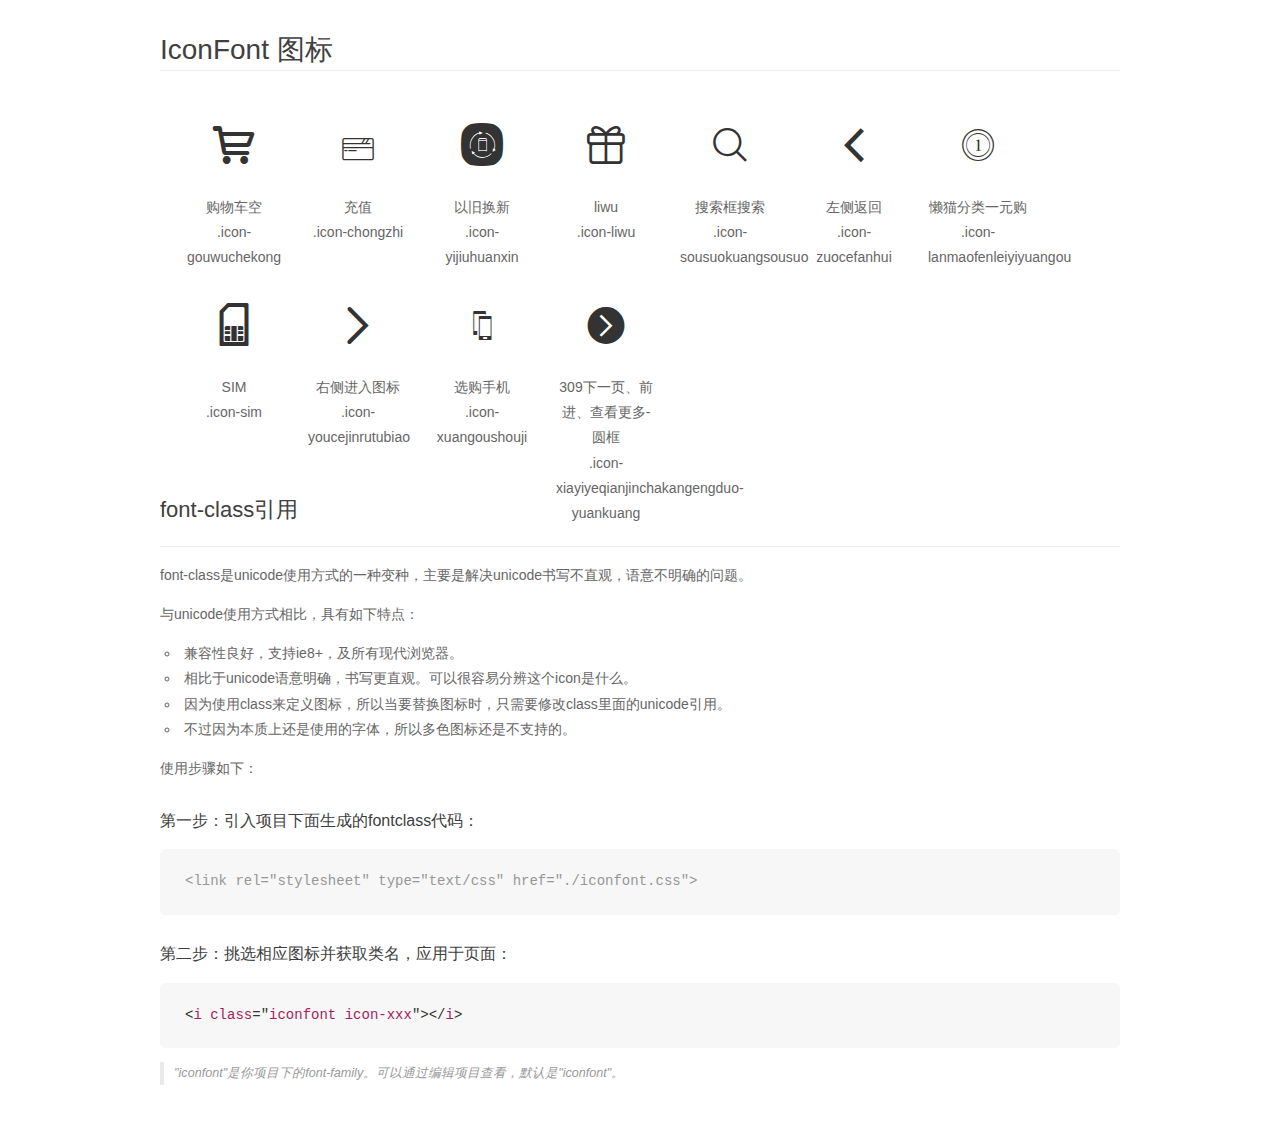
<file: xm/icon-font/demo_fontclass.html>
<!DOCTYPE html>
<html>
<head>
    <meta charset="utf-8"/>
    <title>IconFont</title>
    <link rel="stylesheet" href="demo.css">
    <link rel="stylesheet" href="iconfont.css">
</head>
<body>
    <div class="main markdown">
        <h1>IconFont 图标</h1>
        <ul class="icon_lists clear">
            
                <li>
                <i class="icon iconfont icon-gouwuchekong"></i>
                    <div class="name">购物车空</div>
                    <div class="fontclass">.icon-gouwuchekong</div>
                </li>
            
                <li>
                <i class="icon iconfont icon-chongzhi"></i>
                    <div class="name">充值</div>
                    <div class="fontclass">.icon-chongzhi</div>
                </li>
            
                <li>
                <i class="icon iconfont icon-yijiuhuanxin"></i>
                    <div class="name">以旧换新</div>
                    <div class="fontclass">.icon-yijiuhuanxin</div>
                </li>
            
                <li>
                <i class="icon iconfont icon-liwu"></i>
                    <div class="name">liwu</div>
                    <div class="fontclass">.icon-liwu</div>
                </li>
            
                <li>
                <i class="icon iconfont icon-sousuokuangsousuo"></i>
                    <div class="name">搜索框搜索</div>
                    <div class="fontclass">.icon-sousuokuangsousuo</div>
                </li>
            
                <li>
                <i class="icon iconfont icon-zuocefanhui"></i>
                    <div class="name">左侧返回</div>
                    <div class="fontclass">.icon-zuocefanhui</div>
                </li>
            
                <li>
                <i class="icon iconfont icon-lanmaofenleiyiyuangou"></i>
                    <div class="name">懒猫分类一元购</div>
                    <div class="fontclass">.icon-lanmaofenleiyiyuangou</div>
                </li>
            
                <li>
                <i class="icon iconfont icon-sim"></i>
                    <div class="name">SIM</div>
                    <div class="fontclass">.icon-sim</div>
                </li>
            
                <li>
                <i class="icon iconfont icon-youcejinrutubiao"></i>
                    <div class="name">右侧进入图标</div>
                    <div class="fontclass">.icon-youcejinrutubiao</div>
                </li>
            
                <li>
                <i class="icon iconfont icon-xuangoushouji"></i>
                    <div class="name">选购手机</div>
                    <div class="fontclass">.icon-xuangoushouji</div>
                </li>
            
                <li>
                <i class="icon iconfont icon-xiayiyeqianjinchakangengduo-yuankuang"></i>
                    <div class="name">309下一页、前进、查看更多-圆框</div>
                    <div class="fontclass">.icon-xiayiyeqianjinchakangengduo-yuankuang</div>
                </li>
            
        </ul>

        <h2 id="font-class-">font-class引用</h2>
        <hr>

        <p>font-class是unicode使用方式的一种变种，主要是解决unicode书写不直观，语意不明确的问题。</p>
        <p>与unicode使用方式相比，具有如下特点：</p>
        <ul>
        <li>兼容性良好，支持ie8+，及所有现代浏览器。</li>
        <li>相比于unicode语意明确，书写更直观。可以很容易分辨这个icon是什么。</li>
        <li>因为使用class来定义图标，所以当要替换图标时，只需要修改class里面的unicode引用。</li>
        <li>不过因为本质上还是使用的字体，所以多色图标还是不支持的。</li>
        </ul>
        <p>使用步骤如下：</p>
        <h3 id="-fontclass-">第一步：引入项目下面生成的fontclass代码：</h3>


        <pre><code class="lang-js hljs javascript"><span class="hljs-comment">&lt;link rel="stylesheet" type="text/css" href="./iconfont.css"&gt;</span></code></pre>
        <h3 id="-">第二步：挑选相应图标并获取类名，应用于页面：</h3>
        <pre><code class="lang-css hljs">&lt;<span class="hljs-selector-tag">i</span> <span class="hljs-selector-tag">class</span>="<span class="hljs-selector-tag">iconfont</span> <span class="hljs-selector-tag">icon-xxx</span>"&gt;&lt;/<span class="hljs-selector-tag">i</span>&gt;</code></pre>
        <blockquote>
        <p>"iconfont"是你项目下的font-family。可以通过编辑项目查看，默认是"iconfont"。</p>
        </blockquote>
    </div>
</body>
</html>
</file>
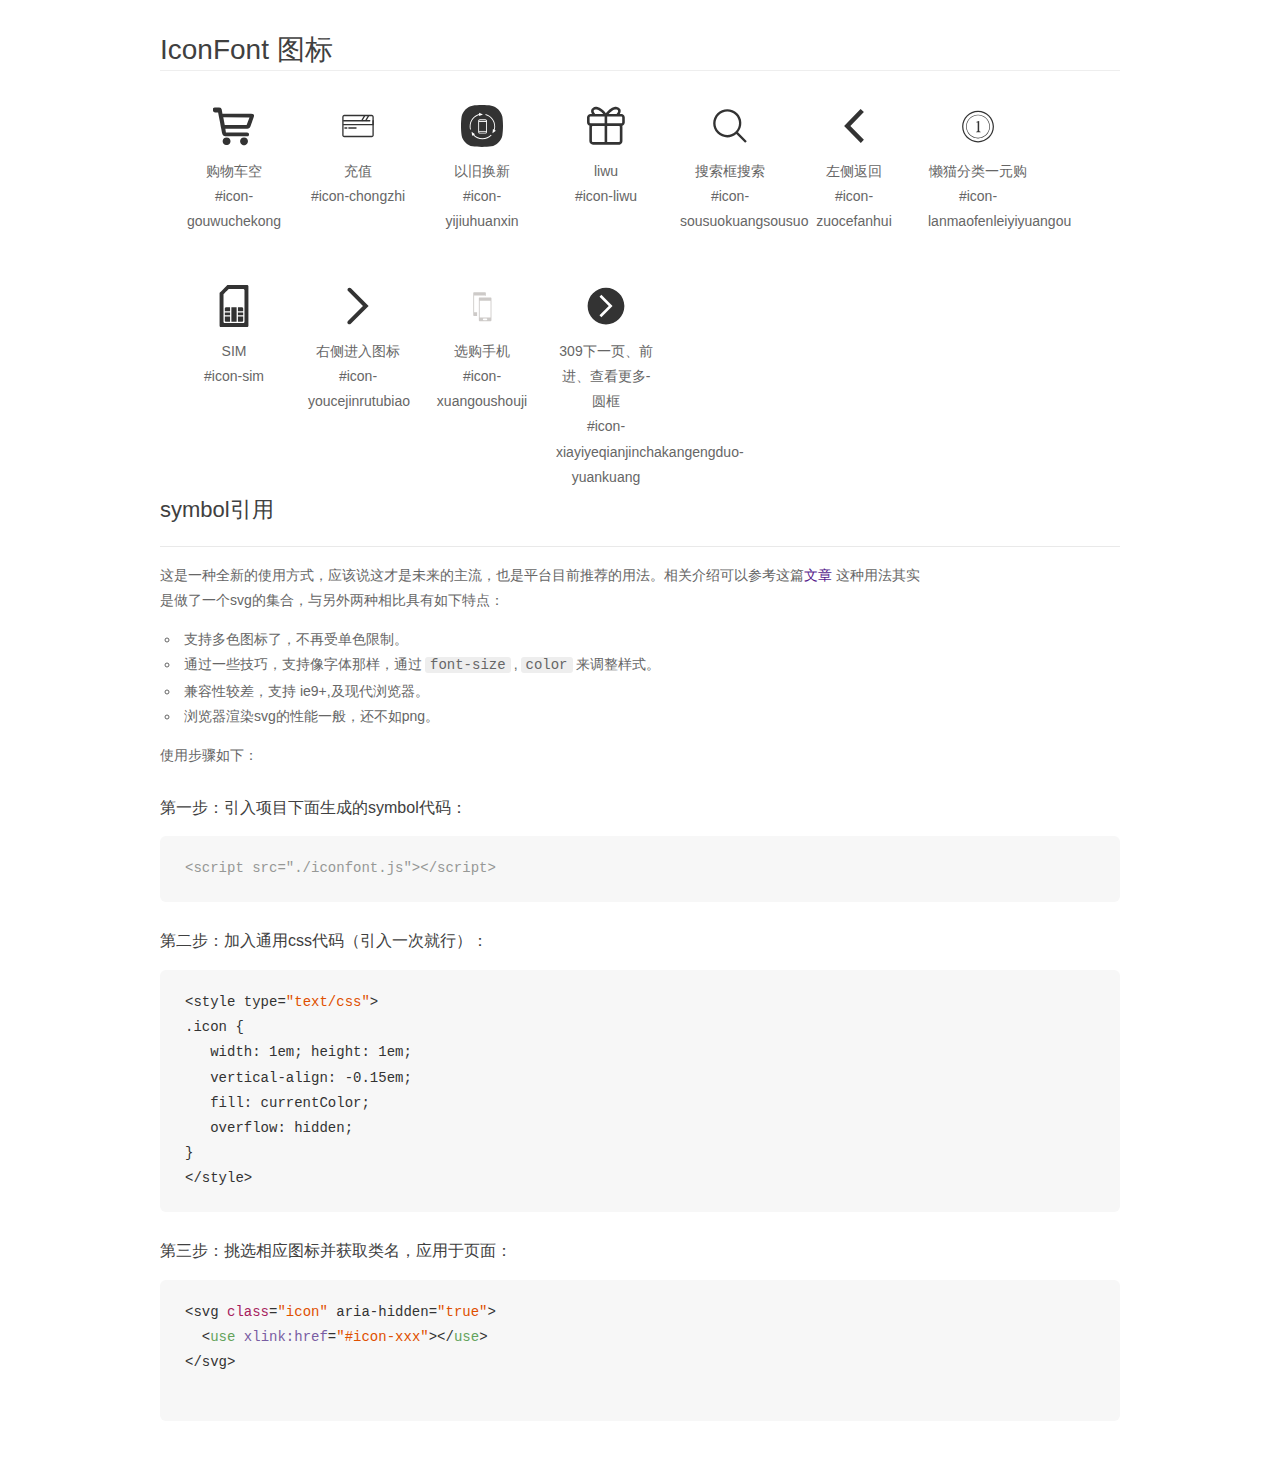
<file: xm/icon-font/demo_symbol.html>
<!DOCTYPE html>
<html>
<head>
    <meta charset="utf-8"/>
    <title>IconFont</title>
    <link rel="stylesheet" href="demo.css">
    <script src="iconfont.js"></script>

    <style type="text/css">
        .icon {
          /* 通过设置 font-size 来改变图标大小 */
          width: 1em; height: 1em;
          /* 图标和文字相邻时，垂直对齐 */
          vertical-align: -0.15em;
          /* 通过设置 color 来改变 SVG 的颜色/fill */
          fill: currentColor;
          /* path 和 stroke 溢出 viewBox 部分在 IE 下会显示
             normalize.css 中也包含这行 */
          overflow: hidden;
        }

    </style>
</head>
<body>
    <div class="main markdown">
        <h1>IconFont 图标</h1>
        <ul class="icon_lists clear">
            
                <li>
                    <svg class="icon" aria-hidden="true">
                        <use xlink:href="#icon-gouwuchekong"></use>
                    </svg>
                    <div class="name">购物车空</div>
                    <div class="fontclass">#icon-gouwuchekong</div>
                </li>
            
                <li>
                    <svg class="icon" aria-hidden="true">
                        <use xlink:href="#icon-chongzhi"></use>
                    </svg>
                    <div class="name">充值</div>
                    <div class="fontclass">#icon-chongzhi</div>
                </li>
            
                <li>
                    <svg class="icon" aria-hidden="true">
                        <use xlink:href="#icon-yijiuhuanxin"></use>
                    </svg>
                    <div class="name">以旧换新</div>
                    <div class="fontclass">#icon-yijiuhuanxin</div>
                </li>
            
                <li>
                    <svg class="icon" aria-hidden="true">
                        <use xlink:href="#icon-liwu"></use>
                    </svg>
                    <div class="name">liwu</div>
                    <div class="fontclass">#icon-liwu</div>
                </li>
            
                <li>
                    <svg class="icon" aria-hidden="true">
                        <use xlink:href="#icon-sousuokuangsousuo"></use>
                    </svg>
                    <div class="name">搜索框搜索</div>
                    <div class="fontclass">#icon-sousuokuangsousuo</div>
                </li>
            
                <li>
                    <svg class="icon" aria-hidden="true">
                        <use xlink:href="#icon-zuocefanhui"></use>
                    </svg>
                    <div class="name">左侧返回</div>
                    <div class="fontclass">#icon-zuocefanhui</div>
                </li>
            
                <li>
                    <svg class="icon" aria-hidden="true">
                        <use xlink:href="#icon-lanmaofenleiyiyuangou"></use>
                    </svg>
                    <div class="name">懒猫分类一元购</div>
                    <div class="fontclass">#icon-lanmaofenleiyiyuangou</div>
                </li>
            
                <li>
                    <svg class="icon" aria-hidden="true">
                        <use xlink:href="#icon-sim"></use>
                    </svg>
                    <div class="name">SIM</div>
                    <div class="fontclass">#icon-sim</div>
                </li>
            
                <li>
                    <svg class="icon" aria-hidden="true">
                        <use xlink:href="#icon-youcejinrutubiao"></use>
                    </svg>
                    <div class="name">右侧进入图标</div>
                    <div class="fontclass">#icon-youcejinrutubiao</div>
                </li>
            
                <li>
                    <svg class="icon" aria-hidden="true">
                        <use xlink:href="#icon-xuangoushouji"></use>
                    </svg>
                    <div class="name">选购手机</div>
                    <div class="fontclass">#icon-xuangoushouji</div>
                </li>
            
                <li>
                    <svg class="icon" aria-hidden="true">
                        <use xlink:href="#icon-xiayiyeqianjinchakangengduo-yuankuang"></use>
                    </svg>
                    <div class="name">309下一页、前进、查看更多-圆框</div>
                    <div class="fontclass">#icon-xiayiyeqianjinchakangengduo-yuankuang</div>
                </li>
            
        </ul>


        <h2 id="symbol-">symbol引用</h2>
        <hr>

        <p>这是一种全新的使用方式，应该说这才是未来的主流，也是平台目前推荐的用法。相关介绍可以参考这篇<a href="">文章</a>
        这种用法其实是做了一个svg的集合，与另外两种相比具有如下特点：</p>
        <ul>
          <li>支持多色图标了，不再受单色限制。</li>
          <li>通过一些技巧，支持像字体那样，通过<code>font-size</code>,<code>color</code>来调整样式。</li>
          <li>兼容性较差，支持 ie9+,及现代浏览器。</li>
          <li>浏览器渲染svg的性能一般，还不如png。</li>
        </ul>
        <p>使用步骤如下：</p>
        <h3 id="-symbol-">第一步：引入项目下面生成的symbol代码：</h3>
        <pre><code class="lang-js hljs javascript"><span class="hljs-comment">&lt;script src="./iconfont.js"&gt;&lt;/script&gt;</span></code></pre>
        <h3 id="-css-">第二步：加入通用css代码（引入一次就行）：</h3>
        <pre><code class="lang-js hljs javascript">&lt;style type=<span class="hljs-string">"text/css"</span>&gt;
.icon {
   width: <span class="hljs-number">1</span>em; height: <span class="hljs-number">1</span>em;
   vertical-align: <span class="hljs-number">-0.15</span>em;
   fill: currentColor;
   overflow: hidden;
}
&lt;<span class="hljs-regexp">/style&gt;</span></code></pre>
        <h3 id="-">第三步：挑选相应图标并获取类名，应用于页面：</h3>
        <pre><code class="lang-js hljs javascript">&lt;svg <span class="hljs-class"><span class="hljs-keyword">class</span></span>=<span class="hljs-string">"icon"</span> aria-hidden=<span class="hljs-string">"true"</span>&gt;<span class="xml"><span class="hljs-tag">
  &lt;<span class="hljs-name">use</span> <span class="hljs-attr">xlink:href</span>=<span class="hljs-string">"#icon-xxx"</span>&gt;</span><span class="hljs-tag">&lt;/<span class="hljs-name">use</span>&gt;</span>
</span>&lt;<span class="hljs-regexp">/svg&gt;
        </span></code></pre>
    </div>
</body>
</html>
</file>
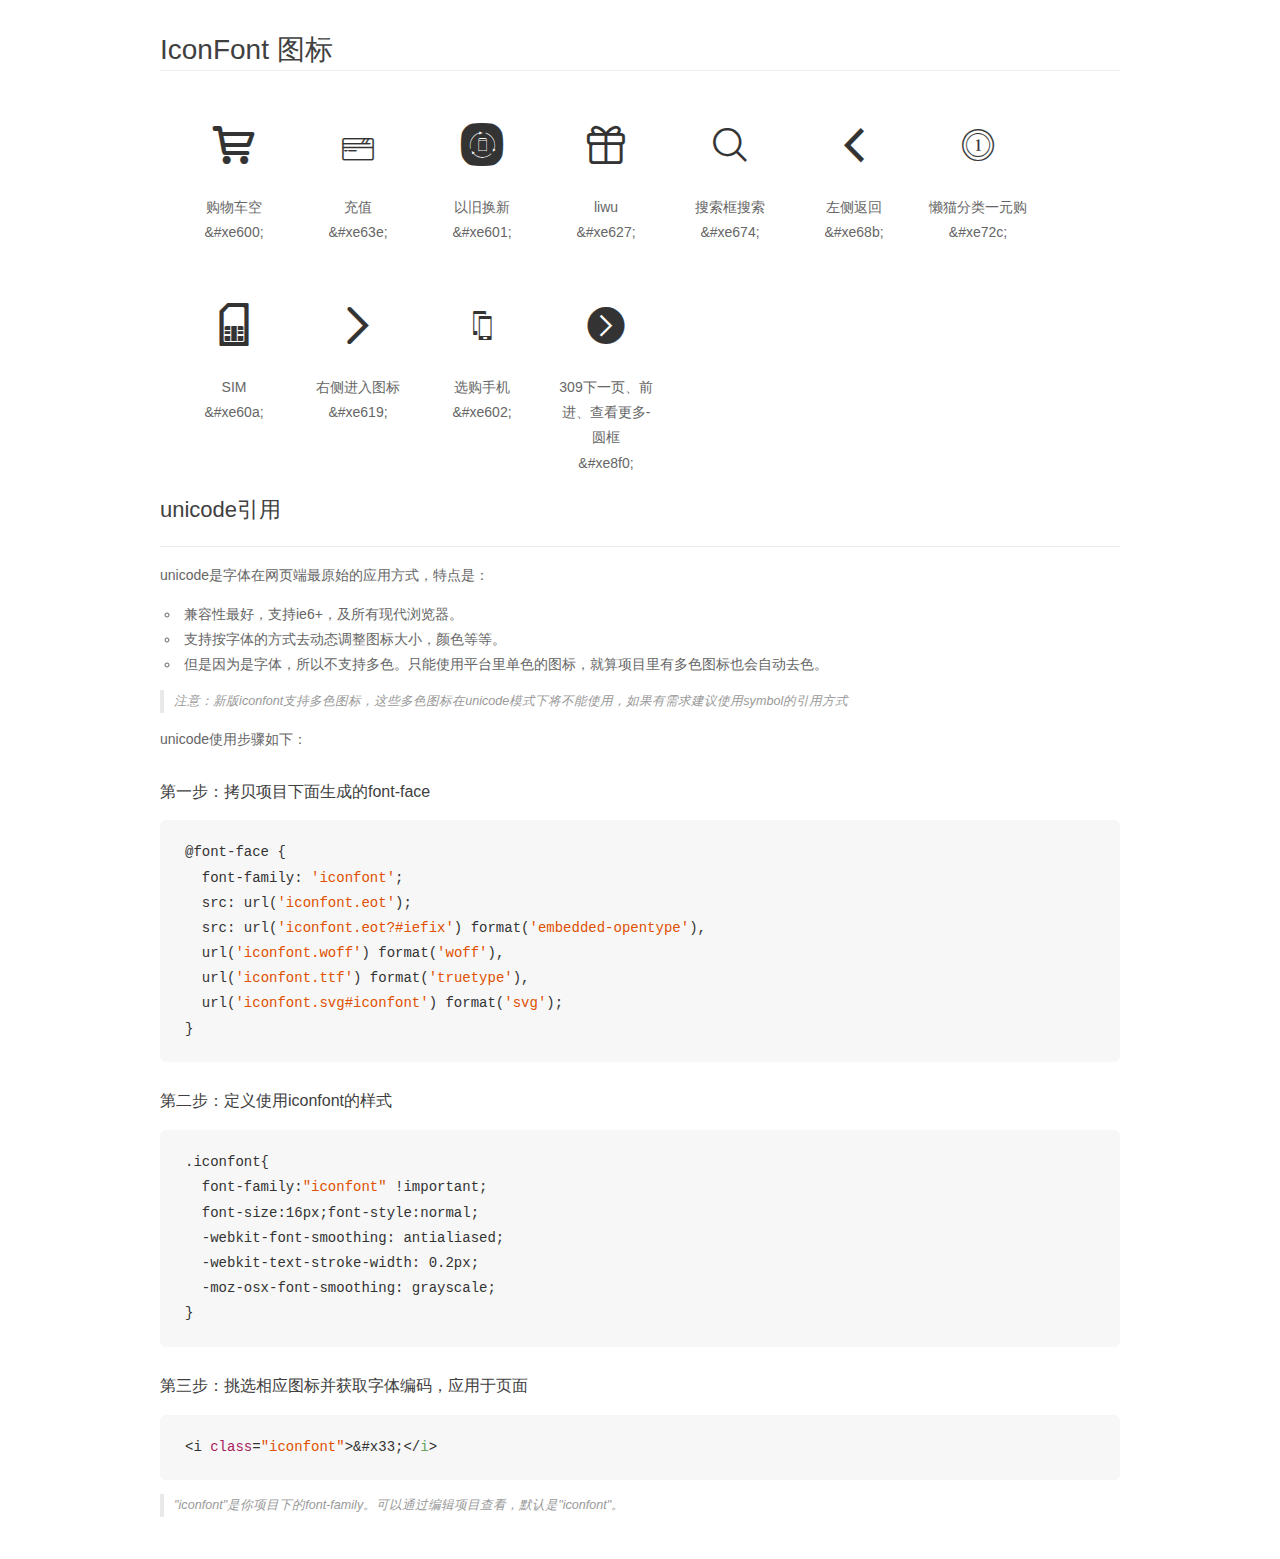
<file: xm/icon-font/demo_unicode.html>
<!DOCTYPE html>
<html>
<head>
    <meta charset="utf-8"/>
    <title>IconFont</title>
    <link rel="stylesheet" href="demo.css">

    <style type="text/css">

        @font-face {font-family: "iconfont";
          src: url('iconfont.eot'); /* IE9*/
          src: url('iconfont.eot#iefix') format('embedded-opentype'), /* IE6-IE8 */
          url('iconfont.woff') format('woff'), /* chrome, firefox */
          url('iconfont.ttf') format('truetype'), /* chrome, firefox, opera, Safari, Android, iOS 4.2+*/
          url('iconfont.svg#iconfont') format('svg'); /* iOS 4.1- */
        }

        .iconfont {
          font-family:"iconfont" !important;
          font-size:16px;
          font-style:normal;
          -webkit-font-smoothing: antialiased;
          -webkit-text-stroke-width: 0.2px;
          -moz-osx-font-smoothing: grayscale;
        }

    </style>
</head>
<body>
    <div class="main markdown">
        <h1>IconFont 图标</h1>
        <ul class="icon_lists clear">
            
                <li>
                <i class="icon iconfont">&#xe600;</i>
                    <div class="name">购物车空</div>
                    <div class="code">&amp;#xe600;</div>
                </li>
            
                <li>
                <i class="icon iconfont">&#xe63e;</i>
                    <div class="name">充值</div>
                    <div class="code">&amp;#xe63e;</div>
                </li>
            
                <li>
                <i class="icon iconfont">&#xe601;</i>
                    <div class="name">以旧换新</div>
                    <div class="code">&amp;#xe601;</div>
                </li>
            
                <li>
                <i class="icon iconfont">&#xe627;</i>
                    <div class="name">liwu</div>
                    <div class="code">&amp;#xe627;</div>
                </li>
            
                <li>
                <i class="icon iconfont">&#xe674;</i>
                    <div class="name">搜索框搜索</div>
                    <div class="code">&amp;#xe674;</div>
                </li>
            
                <li>
                <i class="icon iconfont">&#xe68b;</i>
                    <div class="name">左侧返回</div>
                    <div class="code">&amp;#xe68b;</div>
                </li>
            
                <li>
                <i class="icon iconfont">&#xe72c;</i>
                    <div class="name">懒猫分类一元购</div>
                    <div class="code">&amp;#xe72c;</div>
                </li>
            
                <li>
                <i class="icon iconfont">&#xe60a;</i>
                    <div class="name">SIM</div>
                    <div class="code">&amp;#xe60a;</div>
                </li>
            
                <li>
                <i class="icon iconfont">&#xe619;</i>
                    <div class="name">右侧进入图标</div>
                    <div class="code">&amp;#xe619;</div>
                </li>
            
                <li>
                <i class="icon iconfont">&#xe602;</i>
                    <div class="name">选购手机</div>
                    <div class="code">&amp;#xe602;</div>
                </li>
            
                <li>
                <i class="icon iconfont">&#xe8f0;</i>
                    <div class="name">309下一页、前进、查看更多-圆框</div>
                    <div class="code">&amp;#xe8f0;</div>
                </li>
            
        </ul>
        <h2 id="unicode-">unicode引用</h2>
        <hr>

        <p>unicode是字体在网页端最原始的应用方式，特点是：</p>
        <ul>
        <li>兼容性最好，支持ie6+，及所有现代浏览器。</li>
        <li>支持按字体的方式去动态调整图标大小，颜色等等。</li>
        <li>但是因为是字体，所以不支持多色。只能使用平台里单色的图标，就算项目里有多色图标也会自动去色。</li>
        </ul>
        <blockquote>
        <p>注意：新版iconfont支持多色图标，这些多色图标在unicode模式下将不能使用，如果有需求建议使用symbol的引用方式</p>
        </blockquote>
        <p>unicode使用步骤如下：</p>
        <h3 id="-font-face">第一步：拷贝项目下面生成的font-face</h3>
        <pre><code class="lang-js hljs javascript">@font-face {
  font-family: <span class="hljs-string">'iconfont'</span>;
  src: url(<span class="hljs-string">'iconfont.eot'</span>);
  src: url(<span class="hljs-string">'iconfont.eot?#iefix'</span>) format(<span class="hljs-string">'embedded-opentype'</span>),
  url(<span class="hljs-string">'iconfont.woff'</span>) format(<span class="hljs-string">'woff'</span>),
  url(<span class="hljs-string">'iconfont.ttf'</span>) format(<span class="hljs-string">'truetype'</span>),
  url(<span class="hljs-string">'iconfont.svg#iconfont'</span>) format(<span class="hljs-string">'svg'</span>);
}
</code></pre>
        <h3 id="-iconfont-">第二步：定义使用iconfont的样式</h3>
        <pre><code class="lang-js hljs javascript">.iconfont{
  font-family:<span class="hljs-string">"iconfont"</span> !important;
  font-size:<span class="hljs-number">16</span>px;font-style:normal;
  -webkit-font-smoothing: antialiased;
  -webkit-text-stroke-width: <span class="hljs-number">0.2</span>px;
  -moz-osx-font-smoothing: grayscale;
}
</code></pre>
        <h3 id="-">第三步：挑选相应图标并获取字体编码，应用于页面</h3>
        <pre><code class="lang-js hljs javascript">&lt;i <span class="hljs-class"><span class="hljs-keyword">class</span></span>=<span class="hljs-string">"iconfont"</span>&gt;&amp;#x33;<span class="xml"><span class="hljs-tag">&lt;/<span class="hljs-name">i</span>&gt;</span></span></code></pre>

        <blockquote>
        <p>"iconfont"是你项目下的font-family。可以通过编辑项目查看，默认是"iconfont"。</p>
        </blockquote>
    </div>


</body>
</html>
</file>
<file: js/d.css>
[class^="danceWord"]{
		word-break:break-all;
		white-space:pre-wrap;
	}
	[class^="danceWord"] span{
		display:inline-block;
		opacity:0;
	    white-space:pre-wrap;
	}
	.danceWord-s1 .ele{
		-webkit-animation:a1 .4s ease-out forwards;
		-ms-animation:a1 .4s ease-out forwards;
		-moz-animation:a1 .4s ease-out forwards;
		-o-animation:a1 .4s ease-out forwards;
		animation:a1 .4s ease-out forwards;
	}
	.danceWord-s2 .ele{
		-webkit-animation:a2 .5s ease-out forwards;
		-ms-animation:a2 .5s ease-out forwards;
		-moz-animation:a2 .5s ease-out forwards;
		-o-animation:a2 .5s ease-out forwards;
		animation:a2 .5s ease-out forwards;
	}
	.danceWord-s3 .ele{
		-webkit-animation:a3 .5s ease-out forwards;
		-ms-animation:a3 .5s ease-out forwards;
		-moz-animation:a3 .5s ease-out forwards;
		-o-animation:a3 .5s ease-out forwards;
		animation:a3 .5s ease-out forwards;
	}
	.danceWord-s4 .ele{
		-webkit-animation:a4 .5s ease-out forwards;
		-ms-animation:a4 .5s ease-out forwards;
		-moz-animation:a4 .5s ease-out forwards;
		-o-animation:a4 .5s ease-out forwards;
		animation:a4 .5s ease-out forwards;
	}
	.danceWord-s5 .ele{
		-webkit-animation:a5 .5s ease-out forwards;
		-ms-animation:a5 .5s ease-out forwards;
		-moz-animation:a5 .5s ease-out forwards;
		-o-animation:a5 .5s ease-out forwards;
		-ms-animation:a5 .5s ease-out forwards;
	}
	.danceWord-s6 .ele{
		-webkit-animation: a6 .5s ease-out forwards;
		-ms-animation: a6 .5s ease-out forwards;
		-moz-animation: a6 .5s ease-out forwards;
		-o-animation: a6 .5s ease-out forwards;
		animation: a6 .5s ease-out forwards;
	}
	.danceWord-s7 .ele{
		-webkit-animation:a7 .5s ease-out forwards;
		-ms-animation:a7 .5s ease-out forwards;
		-moz-animation:a7 .5s ease-out forwards;
		-o-animation:a7 .5s ease-out forwards;
		animation:a7 .5s ease-out forwards;
	}
	.danceWord-s8 .ele{
		-webkit-animation:a8 .5s ease-out forwards;
		-ms-animation:a8 .5s ease-out forwards;
		-moz-animation:a8 .5s ease-out forwards;
		-o-animation:a8 .5s ease-out forwards;
		animation:a8 .5s ease-out forwards;
	}
	.danceWord-s9 .ele{
		-webkit-animation:a9 .9s ease-out forwards;
		-ms-animation:a9 .9s ease-out forwards;
		-moz-animation:a9 .9s ease-out forwards;
		-o-animation:a9 .9s ease-out forwards;
		animation:a9 .9s ease-out forwards;
	}
	.danceWord-s10 .ele:nth-child(even){
		-webkit-animation:a1 .5s ease-out forwards;
		-ms-animation:a1 .5s ease-out forwards;
		-moz-animation:a1 .5s ease-out forwards;
		-o-animation:a1 .5s ease-out forwards;
		animation:a1 .5s ease-out forwards;
	}
	.danceWord-s10 .ele:nth-child(odd){
		-webkit-animation:a1-2 .5s ease-out forwards;
		-ms-animation:a1-2 .5s ease-out forwards;
		-moz-animation:a1-2 .5s ease-out forwards;
		-o-animation:a1-2 .5s ease-out forwards;
		animation:a1-2 .5s ease-out forwards;
	}
	@keyframes a1{
		0%{
			opacity:1;
			transform:translate(0,-20px);
			-webkit-transform:translate(0,-20px);
			-ms-transform:translate(0,-20px);
			-moz-transform:translate(0,-20px);
			-o-transform:translate(0,-20px);
		}
		100%{
			opacity:1;
			-webkit-transform:translate(0,0);
			-ms-transform:translate(0,0);
			-moz-transform:translate(0,0);
			-o-transform:translate(0,0);
			transform:translate(0,0);
		}
	}
	@-webkit-keyframes a1{
		0%{
			opacity:1;
			-webkit-transform:translate(0,-20px);
			-ms-transform:translate(0,-20px);
			-moz-transform:translate(0,-20px);
			-o-transform:translate(0,-20px);
			transform:translate(0,-20px);
		}
		100%{
			opacity:1;
			-webkit-transform:translate(0,0);
			-ms-transform:translate(0,0);
			-moz-transform:translate(0,0);
			-o-transform:translate(0,0);
			transform:translate(0,0);
		}
	}
	@-ms-keyframes a1{
		0%{
			opacity:1;
			-webkit-transform:translate(0,-20px);
			-ms-transform:translate(0,-20px);
			-moz-transform:translate(0,-20px);
			-o-transform:translate(0,-20px);
			transform:translate(0,-20px);
		}
		100%{
			opacity:1;
			-webkit-transform:translate(0,0);
			-ms-transform:translate(0,0);
			-moz-transform:translate(0,0);
			-o-transform:translate(0,0);
			transform:translate(0,0);
		}
	}
	@-moz-keyframes a1{
		0%{
			opacity:1;
			-webkit-transform:translate(0,-20px);
			-ms-transform:translate(0,-20px);
			-moz-transform:translate(0,-20px);
			-o-transform:translate(0,-20px);
			transform:translate(0,-20px);
		}
		100%{
			opacity:1;
			-webkit-transform:translate(0,0);
			-ms-transform:translate(0,0);
			-moz-transform:translate(0,0);
			-o-transform:translate(0,0);
			transform:translate(0,0);
		}
	}
	@-o-keyframes a1{
		0%{
			opacity:1;
			-webkit-transform:translate(0,-20px);
			-ms-transform:translate(0,-20px);
			-moz-transform:translate(0,-20px);
			-o-transform:translate(0,-20px);
			transform:translate(0,-20px);
		}
		100%{
			opacity:1;
			-webkit-transform:translate(0,0);
			-ms-transform:translate(0,0);
			-moz-transform:translate(0,0);
			-o-transform:translate(0,0);
			transform:translate(0,0);
		}
	}
	@keyframes a1-2{
		0%{
			opacity:1;
			-webkit-transform:translate(0,20px);
			-ms-transform:translate(0,20px);
			-moz-transform:translate(0,20px);
			-o-transform:translate(0,20px);
			transform:translate(0,20px);
		}
		100%{
			opacity:1;
			-webkit-transform:translate(0,0);
			-ms-transform:translate(0,0);
			-moz-transform:translate(0,0);
			-o-transform:translate(0,0);
			transform:translate(0,0);
		}
	}
	@-webkit-keyframes a1-2{
		0%{
			opacity:1;
			-webkit-transform:translate(0,20px);
			-ms-transform:translate(0,20px);
			-moz-transform:translate(0,20px);
			-o-transform:translate(0,20px);
			transform:translate(0,20px);
		}
		100%{
			opacity:1;
			-webkit-transform:translate(0,0);
			-ms-transform:translate(0,0);
			-moz-transform:translate(0,0);
			-o-transform:translate(0,0);
			transform:translate(0,0);
		}
	}
	@-ms-keyframes a1-2{
		0%{
			opacity:1;
			-webkit-transform:translate(0,20px);
			-ms-transform:translate(0,20px);
			-moz-transform:translate(0,20px);
			-o-transform:translate(0,20px);
			transform:translate(0,20px);
		}
		100%{
			opacity:1;
			-webkit-transform:translate(0,0);
			-ms-transform:translate(0,0);
			-moz-transform:translate(0,0);
			-o-transform:translate(0,0);
			transform:translate(0,0);
		}
	}
	@-moz-keyframes a1-2{
		0%{
			opacity:1;
			-webkit-transform:translate(0,20px);
			-ms-transform:translate(0,20px);
			-moz-transform:translate(0,20px);
			-o-transform:translate(0,20px);
			transform:translate(0,20px);
		}
		100%{
			opacity:1;
			-webkit-transform:translate(0,0);
			-ms-transform:translate(0,0);
			-moz-transform:translate(0,0);
			-o-transform:translate(0,0);
			transform:translate(0,0);
		}
	}
	@-o-keyframes a1-2{
		0%{
			opacity:1;
			-webkit-transform:translate(0,20px);
			-ms-transform:translate(0,20px);
			-moz-transform:translate(0,20px);
			-o-transform:translate(0,20px);
			transform:translate(0,20px);
		}
		100%{
			opacity:1;
			-webkit-transform:translate(0,0);
			-ms-transform:translate(0,0);
			-moz-transform:translate(0,0);
			-o-transform:translate(0,0);
			transform:translate(0,0);
		}
	}
	@keyframes a2{
		0%{
			opacity:1;
			-webkit-transform:translate(-25px,0);
			-ms-transform:translate(-25px,0);
			-moz-transform:translate(-25px,0);
			-o-transform:translate(-25px,0);
			-ms-transform:translate(-25px,0);
		}
		100%{
			opacity:1;
			-webkit-transform:translate(0,0);
			-ms-transform:translate(0,0);
			-moz-transform:translate(0,0);
			-o-transform:translate(0,0);
			transform:translate(0,0);
		}
	}
	@-webkit-keyframes a2{
		0%{
			opacity:1;
			-webkit-transform:translate(-25px,0);
			-ms-transform:translate(-25px,0);
			-moz-transform:translate(-25px,0);
			-o-transform:translate(-25px,0);
			-ms-transform:translate(-25px,0);
		}
		100%{
			opacity:1;
			-webkit-transform:translate(0,0);
			-ms-transform:translate(0,0);
			-moz-transform:translate(0,0);
			-o-transform:translate(0,0);
			transform:translate(0,0);
		}
	}
	@-ms-keyframes a2{
		0%{
			opacity:1;
			-webkit-transform:translate(-25px,0);
			-ms-transform:translate(-25px,0);
			-moz-transform:translate(-25px,0);
			-o-transform:translate(-25px,0);
			-ms-transform:translate(-25px,0);
		}
		100%{
			opacity:1;
			-webkit-transform:translate(0,0);
			-ms-transform:translate(0,0);
			-moz-transform:translate(0,0);
			-o-transform:translate(0,0);
			transform:translate(0,0);
		}
	}
	@-moz-keyframes a2{
		0%{
			opacity:1;
			-webkit-transform:translate(-25px,0);
			-ms-transform:translate(-25px,0);
			-moz-transform:translate(-25px,0);
			-o-transform:translate(-25px,0);
			-ms-transform:translate(-25px,0);
		}
		100%{
			opacity:1;
			-webkit-transform:translate(0,0);
			-ms-transform:translate(0,0);
			-moz-transform:translate(0,0);
			-o-transform:translate(0,0);
			transform:translate(0,0);
		}
	}
	@-o-keyframes a2{
		0%{
			opacity:1;
			-webkit-transform:translate(-25px,0);
			-ms-transform:translate(-25px,0);
			-moz-transform:translate(-25px,0);
			-o-transform:translate(-25px,0);
			-ms-transform:translate(-25px,0);
		}
		100%{
			opacity:1;
			-webkit-transform:translate(0,0);
			-ms-transform:translate(0,0);
			-moz-transform:translate(0,0);
			-o-transform:translate(0,0);
			transform:translate(0,0);
		}
	}
	@keyframes a3{
		0%{
			opacity:1;
			-webkit-transform:rotate(135deg);
			-ms-transform:rotate(135deg);
			-moz-transform:rotate(135deg);
			-o-transform:rotate(135deg);
			transform:rotate(135deg);
		}
		100%{
			opacity:1;
			-webkit-transform:rotate(0deg);
			-ms-transform:rotate(0deg);
			-moz-transform:rotate(0deg);
			-o-transform:rotate(0deg);
			transform:rotate(0deg);
		}
	}
	@-webkit-keyframes a3{
		0%{
			opacity:1;
			-webkit-transform:rotate(135deg);
			-ms-transform:rotate(135deg);
			-moz-transform:rotate(135deg);
			-o-transform:rotate(135deg);
			transform:rotate(135deg);
		}
		100%{
			opacity:1;
			-webkit-transform:rotate(0deg);
			-ms-transform:rotate(0deg);
			-moz-transform:rotate(0deg);
			-o-transform:rotate(0deg);
			transform:rotate(0deg);
		}
	}
	@-ms-keyframes a3{
		0%{
			opacity:1;
			-webkit-transform:rotate(135deg);
			-ms-transform:rotate(135deg);
			-moz-transform:rotate(135deg);
			-o-transform:rotate(135deg);
			transform:rotate(135deg);
		}
		100%{
			opacity:1;
			-webkit-transform:rotate(0deg);
			-ms-transform:rotate(0deg);
			-moz-transform:rotate(0deg);
			-o-transform:rotate(0deg);
			transform:rotate(0deg);
		}
	}
	@-moz-keyframes a3{
		0%{
			opacity:1;
			-webkit-transform:rotate(135deg);
			-ms-transform:rotate(135deg);
			-moz-transform:rotate(135deg);
			-o-transform:rotate(135deg);
			transform:rotate(135deg);
		}
		100%{
			opacity:1;
			-webkit-transform:rotate(0deg);
			-ms-transform:rotate(0deg);
			-moz-transform:rotate(0deg);
			-o-transform:rotate(0deg);
			transform:rotate(0deg);
		}
	}
	@-o-keyframes a3{
		0%{
			opacity:1;
			-webkit-transform:rotate(135deg);
			-ms-transform:rotate(135deg);
			-moz-transform:rotate(135deg);
			-o-transform:rotate(135deg);
			transform:rotate(135deg);
		}
		100%{
			opacity:1;
			-webkit-transform:rotate(0deg);
			-ms-transform:rotate(0deg);
			-moz-transform:rotate(0deg);
			-o-transform:rotate(0deg);
			transform:rotate(0deg);
		}
	}
	@keyframes a4{
		0%{
			opacity:1;
			-webkit-transform:rotateX(-180deg);
			-ms-transform:rotateX(-180deg);
			-moz-transform:rotateX(-180deg);
			-o-transform:rotateX(-180deg);
			transform:rotateX(-180deg);
		}
		
		100%{
			opacity:1;
			-webkit-transform:rotateX(0deg);
			-ms-transform:rotateX(0deg);
			-moz-transform:rotateX(0deg);
			-o-transform:rotateX(0deg);
			transform:rotateX(0deg);
		}
	}
	@-webkit-keyframes a4{
		0%{
			opacity:1;
			-webkit-transform:rotateX(-180deg);
			-ms-transform:rotateX(-180deg);
			-moz-transform:rotateX(-180deg);
			-o-transform:rotateX(-180deg);
			transform:rotateX(-180deg);
		}
		
		100%{
			opacity:1;
			-webkit-transform:rotateX(0deg);
			-ms-transform:rotateX(0deg);
			-moz-transform:rotateX(0deg);
			-o-transform:rotateX(0deg);
			transform:rotateX(0deg);
		}
	}
	@-ms-keyframes a4{
		0%{
			opacity:1;
			-webkit-transform:rotateX(-180deg);
			-ms-transform:rotateX(-180deg);
			-moz-transform:rotateX(-180deg);
			-o-transform:rotateX(-180deg);
			transform:rotateX(-180deg);
		}
		
		100%{
			opacity:1;
			-webkit-transform:rotateX(0deg);
			-ms-transform:rotateX(0deg);
			-moz-transform:rotateX(0deg);
			-o-transform:rotateX(0deg);
			transform:rotateX(0deg);
		}
	}
	@-moz-keyframes a4{
		0%{
			opacity:1;
			-webkit-transform:rotateX(-180deg);
			-ms-transform:rotateX(-180deg);
			-moz-transform:rotateX(-180deg);
			-o-transform:rotateX(-180deg);
			transform:rotateX(-180deg);
		}
		
		100%{
			opacity:1;
			-webkit-transform:rotateX(0deg);
			-ms-transform:rotateX(0deg);
			-moz-transform:rotateX(0deg);
			-o-transform:rotateX(0deg);
			transform:rotateX(0deg);
		}
	}
	@-o-keyframes a4{
		0%{
			opacity:1;
			-webkit-transform:rotateX(-180deg);
			-ms-transform:rotateX(-180deg);
			-moz-transform:rotateX(-180deg);
			-o-transform:rotateX(-180deg);
			transform:rotateX(-180deg);
		}
		
		100%{
			opacity:1;
			-webkit-transform:rotateX(0deg);
			-ms-transform:rotateX(0deg);
			-moz-transform:rotateX(0deg);
			-o-transform:rotateX(0deg);
			transform:rotateX(0deg);
		}
	}
	@keyframes a5{
		0%{
			opacity:1;
			-webkit-transform:rotateY(-180deg);
			-ms-transform:rotateY(-180deg);
			-moz-transform:rotateY(-180deg);
			-o-transform:rotateY(-180deg);
			transform:rotateY(-180deg);
		}
		
		100%{
			opacity:1;
			-webkit-transform:rotateY(0deg);
			-ms-transform:rotateY(0deg);
			-moz-transform:rotateY(0deg);
			-o-transform:rotateY(0deg);
			transform:rotateY(0deg);
		}
	}
	@-webkit-keyframes a5{
		0%{
			opacity:1;
			-webkit-transform:rotateY(-180deg);
			-ms-transform:rotateY(-180deg);
			-moz-transform:rotateY(-180deg);
			-o-transform:rotateY(-180deg);
			transform:rotateY(-180deg);
		}
		
		100%{
			opacity:1;
			-webkit-transform:rotateY(0deg);
			-ms-transform:rotateY(0deg);
			-moz-transform:rotateY(0deg);
			-o-transform:rotateY(0deg);
			transform:rotateY(0deg);
		}
	}
	@-ms-keyframes a5{
		0%{
			opacity:1;
			-webkit-transform:rotateY(-180deg);
			-ms-transform:rotateY(-180deg);
			-moz-transform:rotateY(-180deg);
			-o-transform:rotateY(-180deg);
			transform:rotateY(-180deg);
		}
		
		100%{
			opacity:1;
			-webkit-transform:rotateY(0deg);
			-ms-transform:rotateY(0deg);
			-moz-transform:rotateY(0deg);
			-o-transform:rotateY(0deg);
			transform:rotateY(0deg);
		}
	}
	@-moz-keyframes a5{
		0%{
			opacity:1;
			-webkit-transform:rotateY(-180deg);
			-ms-transform:rotateY(-180deg);
			-moz-transform:rotateY(-180deg);
			-o-transform:rotateY(-180deg);
			transform:rotateY(-180deg);
		}
		
		100%{
			opacity:1;
			-webkit-transform:rotateY(0deg);
			-ms-transform:rotateY(0deg);
			-moz-transform:rotateY(0deg);
			-o-transform:rotateY(0deg);
			transform:rotateY(0deg);
		}
	}
	@-o-keyframes a5{
		0%{
			opacity:1;
			-webkit-transform:rotateY(-180deg);
			-ms-transform:rotateY(-180deg);
			-moz-transform:rotateY(-180deg);
			-o-transform:rotateY(-180deg);
			transform:rotateY(-180deg);
		}
		
		100%{
			opacity:1;
			-webkit-transform:rotateY(0deg);
			-ms-transform:rotateY(0deg);
			-moz-transform:rotateY(0deg);
			-o-transform:rotateY(0deg);
			transform:rotateY(0deg);
		}
	}
	@keyframes a6{
		0%{
			opacity:1;
			-webkit-transform:scale(1.5,1.5);
			-ms-transform:scale(1.5,1.5);
			-moz-transform:scale(1.5,1.5);
			-o-transform:scale(1.5,1.5);
			transform:scale(1.5,1.5);
		}
		100%{
			opacity:1;
			-webkit-transform:scale(1,1);
			-ms-transform:scale(1,1);
			-moz-transform:scale(1,1);
			-o-transform:scale(1,1);
			transform:scale(1,1);
		}
	}
	@-webkit-keyframes a6{
		0%{
			opacity:1;
			-webkit-transform:scale(1.5,1.5);
			-ms-transform:scale(1.5,1.5);
			-moz-transform:scale(1.5,1.5);
			-o-transform:scale(1.5,1.5);
			transform:scale(1.5,1.5);
		}
		
		100%{
			opacity:1;
			-webkit-transform:scale(1,1);
			-ms-transform:scale(1,1);
			-moz-transform:scale(1,1);
			-o-transform:scale(1,1);
			transform:scale(1,1);
		}
	}
	@-ms-keyframes a6{
		0%{
			opacity:1;
			-webkit-transform:scale(1.5,1.5);
			-ms-transform:scale(1.5,1.5);
			-moz-transform:scale(1.5,1.5);
			-o-transform:scale(1.5,1.5);
			transform:scale(1.5,1.5);
		}
		
		100%{
			opacity:1;
			-webkit-transform:scale(1,1);
			-ms-transform:scale(1,1);
			-moz-transform:scale(1,1);
			-o-transform:scale(1,1);
			transform:scale(1,1);
		}
	}
	@-moz-keyframes a6{
		0%{
			opacity:1;
			-webkit-transform:scale(1.5,1.5);
			-ms-transform:scale(1.5,1.5);
			-moz-transform:scale(1.5,1.5);
			-o-transform:scale(1.5,1.5);
			transform:scale(1.5,1.5);
		}
		
		100%{
			opacity:1;
			-webkit-transform:scale(1,1);
			-ms-transform:scale(1,1);
			-moz-transform:scale(1,1);
			-o-transform:scale(1,1);
			transform:scale(1,1);
		}
	}
	@-o-keyframes a6{
		0%{
			opacity:1;
			-webkit-transform:scale(1.5,1.5);
			-ms-transform:scale(1.5,1.5);
			-moz-transform:scale(1.5,1.5);
			-o-transform:scale(1.5,1.5);
			transform:scale(1.5,1.5);
		}
		
		100%{
			opacity:1;
			-webkit-transform:scale(1,1);
			-ms-transform:scale(1,1);
			-moz-transform:scale(1,1);
			-o-transform:scale(1,1);
			transform:scale(1,1);
		}
	}
	@keyframes a7{
		0%{
			opacity:1;
			-webkit-transform:scale(0.3,0.3);
			-ms-transform:scale(0.3,0.3);
			-moz-transform:scale(0.3,0.3);
			-o-transform:scale(0.3,0.3);
			transform:scale(0.3,0.3);
		}
		
		100%{
			opacity:1;
			-webkit-transform:scale(1,1);
			-ms-transform:scale(1,1);
			-moz-transform:scale(1,1);
			-o-transform:scale(1,1);
			transform:scale(1,1);
		}
	}
	@-webkit-keyframes a7{
		0%{
			opacity:1;
			-webkit-transform:scale(0.3,0.3);
			-ms-transform:scale(0.3,0.3);
			-moz-transform:scale(0.3,0.3);
			-o-transform:scale(0.3,0.3);
			transform:scale(0.3,0.3);
		}
		
		100%{
			opacity:1;
			-webkit-transform:scale(1,1);
			-ms-transform:scale(1,1);
			-moz-transform:scale(1,1);
			-o-transform:scale(1,1);
			transform:scale(1,1);
		}
	}
	@-ms-keyframes a7{
		0%{
			opacity:1;
			-webkit-transform:scale(0.3,0.3);
			-ms-transform:scale(0.3,0.3);
			-moz-transform:scale(0.3,0.3);
			-o-transform:scale(0.3,0.3);
			transform:scale(0.3,0.3);
		}
		
		100%{
			opacity:1;
			-webkit-transform:scale(1,1);
			-ms-transform:scale(1,1);
			-moz-transform:scale(1,1);
			-o-transform:scale(1,1);
			transform:scale(1,1);
		}
	}
	@-moz-keyframes a7{
		0%{
			opacity:1;
			-webkit-transform:scale(0.3,0.3);
			-ms-transform:scale(0.3,0.3);
			-moz-transform:scale(0.3,0.3);
			-o-transform:scale(0.3,0.3);
			transform:scale(0.3,0.3);
		}
		
		100%{
			opacity:1;
			-webkit-transform:scale(1,1);
			-ms-transform:scale(1,1);
			-moz-transform:scale(1,1);
			-o-transform:scale(1,1);
			transform:scale(1,1);
		}
	}
	@-o-keyframes a7{
		0%{
			opacity:1;
			-webkit-transform:scale(0.3,0.3);
			-ms-transform:scale(0.3,0.3);
			-moz-transform:scale(0.3,0.3);
			-o-transform:scale(0.3,0.3);
			transform:scale(0.3,0.3);
		}
		
		100%{
			opacity:1;
			-webkit-transform:scale(1,1);
			-ms-transform:scale(1,1);
			-moz-transform:scale(1,1);
			-o-transform:scale(1,1);
			transform:scale(1,1);
		}
	}
	@keyframes a8{
		0%{
			opacity:1;
			-webkit-transform:translate(-10px,20px);
			-ms-transform:translate(-10px,20px);
			-moz-transform:translate(-10px,20px);
			-o-transform:translate(-10px,20px);
			transform:translate(-10px,20px);
		}
		50%{
			-webkit-transform:translate(-5px,-20px);
			-ms-transform:translate(-5px,-20px);
			-moz-transform:translate(-5px,-20px);
			-o-transform:translate(-5px,-20px);
			transform:translate(-5px,-20px);
		}
		100%{
			opacity:1;
			-webkit-transform:translate(0px,0px);
			-ms-transform:translate(0px,0px);
			-moz-transform:translate(0px,0px);
			-o-transform:translate(0px,0px);
			transform:translate(0px,0px);
		}
	}
	@-webkit-keyframes a8{
		0%{
			opacity:1;
			-webkit-transform:translate(-10px,20px);
			-ms-transform:translate(-10px,20px);
			-moz-transform:translate(-10px,20px);
			-o-transform:translate(-10px,20px);
			transform:translate(-10px,20px);
		}
		50%{
			-webkit-transform:translate(-5px,-20px);
			-ms-transform:translate(-5px,-20px);
			-moz-transform:translate(-5px,-20px);
			-o-transform:translate(-5px,-20px);
			transform:translate(-5px,-20px);
		}
		100%{
			opacity:1;
			-webkit-transform:translate(0px,0px);
			-ms-transform:translate(0px,0px);
			-moz-transform:translate(0px,0px);
			-o-transform:translate(0px,0px);
			transform:translate(0px,0px);
		}
	}
	@-ms-keyframes a8{
		0%{
			opacity:1;
			-webkit-transform:translate(-10px,20px);
			-ms-transform:translate(-10px,20px);
			-moz-transform:translate(-10px,20px);
			-o-transform:translate(-10px,20px);
			transform:translate(-10px,20px);
		}
		50%{
			-webkit-transform:translate(-5px,-20px);
			-ms-transform:translate(-5px,-20px);
			-moz-transform:translate(-5px,-20px);
			-o-transform:translate(-5px,-20px);
			transform:translate(-5px,-20px);
		}
		100%{
			opacity:1;
			-webkit-transform:translate(0px,0px);
			-ms-transform:translate(0px,0px);
			-moz-transform:translate(0px,0px);
			-o-transform:translate(0px,0px);
			transform:translate(0px,0px);
		}
	}
	@-moz-keyframes a8{
		0%{
			opacity:1;
			-webkit-transform:translate(-10px,20px);
			-ms-transform:translate(-10px,20px);
			-moz-transform:translate(-10px,20px);
			-o-transform:translate(-10px,20px);
			transform:translate(-10px,20px);
		}
		50%{
			-webkit-transform:translate(-5px,-20px);
			-ms-transform:translate(-5px,-20px);
			-moz-transform:translate(-5px,-20px);
			-o-transform:translate(-5px,-20px);
			transform:translate(-5px,-20px);
		}
		100%{
			opacity:1;
			-webkit-transform:translate(0px,0px);
			-ms-transform:translate(0px,0px);
			-moz-transform:translate(0px,0px);
			-o-transform:translate(0px,0px);
			transform:translate(0px,0px);
		}
	}
	@-o-keyframes a8{
		0%{
			opacity:1;
			-webkit-transform:translate(-10px,20px);
			-ms-transform:translate(-10px,20px);
			-moz-transform:translate(-10px,20px);
			-o-transform:translate(-10px,20px);
			transform:translate(-10px,20px);
		}
		50%{
			-webkit-transform:translate(-5px,-20px);
			-ms-transform:translate(-5px,-20px);
			-moz-transform:translate(-5px,-20px);
			-o-transform:translate(-5px,-20px);
			transform:translate(-5px,-20px);
		}
		100%{
			opacity:1;
			-webkit-transform:translate(0px,0px);
			-ms-transform:translate(0px,0px);
			-moz-transform:translate(0px,0px);
			-o-transform:translate(0px,0px);
			transform:translate(0px,0px);
		}
	}
	@keyframes a9{
		from{
			opacity:1;
			-webkit-transform:rotateX(0deg);
			-webkit-transform-origin:0 0;
			-ms-transform:rotateX(0deg);
			-ms-transform-origin:0 0;
			-moz-transform:rotateX(0deg);
			-moz-transform-origin:0 0;
			transform:rotateX(0deg);
			transform-origin:0 0;
		}
		to{
			opacity:1;
			transform:rotateX(360deg);
			transform-origin:0 0;
			-webkit-transform:rotateX(360deg);
			-webkit-transform-origin:0 0;
			-ms-transform:rotateX(360deg);
			-ms-transform-origin:0 0;
			-moz-transform:rotateX(360deg);
			-moz-transform-origin:0 0;
		}
	}
	@-webkit-keyframes a9{
		from{
			opacity:1;
			-webkit-transform:rotateX(0deg);
			-webkit-transform-origin:0 0;
			-ms-transform:rotateX(0deg);
			-ms-transform-origin:0 0;
			-moz-transform:rotateX(0deg);
			-moz-transform-origin:0 0;
			transform:rotateX(0deg);
			transform-origin:0 0;
		}
		to{
			opacity:1;
			transform:rotateX(360deg);
			transform-origin:0 0;
			-webkit-transform:rotateX(360deg);
			-webkit-transform-origin:0 0;
			-ms-transform:rotateX(360deg);
			-ms-transform-origin:0 0;
			-moz-transform:rotateX(360deg);
			-moz-transform-origin:0 0;
		}
	}
	@-ms-keyframes a9{
		from{
			opacity:1;
			-webkit-transform:rotateX(0deg);
			-webkit-transform-origin:0 0;
			-ms-transform:rotateX(0deg);
			-ms-transform-origin:0 0;
			-moz-transform:rotateX(0deg);
			-moz-transform-origin:0 0;
			transform:rotateX(0deg);
			transform-origin:0 0;
		}
		to{
			opacity:1;
			transform:rotateX(360deg);
			transform-origin:0 0;
			-webkit-transform:rotateX(360deg);
			-webkit-transform-origin:0 0;
			-ms-transform:rotateX(360deg);
			-ms-transform-origin:0 0;
			-moz-transform:rotateX(360deg);
			-moz-transform-origin:0 0;
		}
	}
	@-moz-keyframes a9{
		from{
			opacity:1;
			-webkit-transform:rotateX(0deg);
			-webkit-transform-origin:0 0;
			-ms-transform:rotateX(0deg);
			-ms-transform-origin:0 0;
			-moz-transform:rotateX(0deg);
			-moz-transform-origin:0 0;
			transform:rotateX(0deg);
			transform-origin:0 0;
		}
		to{
			opacity:1;
			transform:rotateX(360deg);
			transform-origin:0 0;
			-webkit-transform:rotateX(360deg);
			-webkit-transform-origin:0 0;
			-ms-transform:rotateX(360deg);
			-ms-transform-origin:0 0;
			-moz-transform:rotateX(360deg);
			-moz-transform-origin:0 0;
		}
	}
	@-o-keyframes a9{
		from{
			opacity:1;
			-webkit-transform:rotateX(0deg);
			-webkit-transform-origin:0 0;
			-ms-transform:rotateX(0deg);
			-ms-transform-origin:0 0;
			-moz-transform:rotateX(0deg);
			-moz-transform-origin:0 0;
			transform:rotateX(0deg);
			transform-origin:0 0;
		}
		to{
			opacity:1;
			transform:rotateX(360deg);
			transform-origin:0 0;
			-webkit-transform:rotateX(360deg);
			-webkit-transform-origin:0 0;
			-ms-transform:rotateX(360deg);
			-ms-transform-origin:0 0;
			-moz-transform:rotateX(360deg);
			-moz-transform-origin:0 0;
		}
	}
</file>
<file: css/background.css>
.item-1 {
    background: url('../image/bj2.jpg') no-repeat center center;
    -webkit-background-size: cover;
    background-size:cover ;
}

.item-2 {
    background: url('../image/bj5.jpg') no-repeat center center;
    -webkit-background-size: cover;
    background-size:cover ;
}
.item-3 {
    background: url('../image/section9.jpg') no-repeat center center;
    -webkit-background-size: cover;
    background-size:cover ;
}
.item-4 {
    background: url('../image/bj1.jpg') no-repeat center center;
    -webkit-background-size: cover;
    background-size:cover ;
}
.item-5{
    background: url('../image/item4.jpg') no-repeat center center;
    -webkit-background-size: cover;
    background-size:cover ;
}
.cw-1{
    background: url('../image/section1.jpg') no-repeat center center;
    -webkit-background-size: cover;
    background-size:cover ;
}
.cw-2{
    background: url('../image/section1.jpg') no-repeat center center;
    -webkit-background-size: cover;
    background-size:cover ;
}
.cw-3{
    background: url('../image/section1.jpg') no-repeat center center;
    -webkit-background-size: cover;
    background-size:cover ;
}

.guns {
    opacity: 1;
    width: 100%;
    height: 100%;
    /*background: url("../images/pure.jpg") no-repeat center center;*/
    -webkit-background-size: cover;
    background-size:cover;
    position: fixed;
    display: none;
}
</file>
<file: css/index.css>
*{
    padding:0;
    margin: 0;
    list-style: none;
    text-decoration: none;
}

.resume{
    width: 100%;
    height: 50px;
    position: fixed;
    right: 0;
    left: 0;
    z-index: 333;
    border: none;
    background: rgba(0,0,0,0.4);
}
.nav{
    width: 1200px;
    height: 50px;
    text-align: center;
    line-height: 50px;
    margin: 0 auto;
}
.nav li{
    float: left;
    margin-right: 20px;
}
.nav li a{
    font-size: 18px;
    color:#fff;
}
.return1{
    width: 200px;
    height: 100%;
    float: right;
}
.return1 a{
    font-size:18px;
    color: #fff;
}
.item-1,item2{
    position: relative;
}
.text{
    position: absolute;
    left:37%;
    top:50%;
    text-align: center;
    z-index: 222;
}
.text  p{
    font-weight: 600;
    font-size: 50px;
    padding-bottom: 20px;
    color:#313131;
}
.text span{
    font-size: 30px;
    font-weight: 600;
    color: black;
}

.item-2 .container  {
    display: none;
}
.item-2  .icon-infomation:nth-child(1){
    -webkit-animation: bounceIn 1.5s ease;
    animation: bounceIn 1.5s ease;
}

.item-2  .icon-infomation:nth-child(2){
    opacity: 0;
    -webkit-animation: lightSpeedIn 1.5s ease forwards;
    animation: lightSpeedIn 1.5s ease forwards;
    -webkit-animation-delay:1s;
}
.item-2  .icon-infomation:nth-child(3){
    opacity: 0;
    -webkit-animation: rubberBand 1.5s ease forwards;
    animation: rubberBand 1.5s ease forwards;
    -webkit-animation-delay:1.5s;
}

.item-2  .icon-infomation:nth-child(4){
    opacity: 0;
    -webkit-animation: bounceInUp 1.5s ease forwards;
    animation: bounceInUp 1.5s ease forwards;
    -webkit-animation-delay:2s;
}

.item-2  .page2-title {
    display: inline-block;
    -webkit-animation: zoomInDown 1.5s ease forwards;
    animation: zoomInDown 1.5s ease forwards;
}
.item-2 .icon-infomation .zoomOutUp {
    opacity: 1;
    -webkit-animation: slideOutUp .5s linear ;
    animation: slideOutUp .5s linear ;
}
.item-2 .icon-infomation{
     width: 211px;
     position: relative;
 }


.item-2 h2{
    position: absolute;
    top:20%;
    left: 45%;
    font-weight: 500;
    color: #1379C4;
    font-size: 40px;
}

.item-2 .Wrap-1{
    text-align: center;
    position: absolute;
    top:40%;
    left: 10%;
    margin: auto;
}
.item-2 .Wrap-1 .cw-message{
    float: left;
    margin-left: 70px;
}
.item-2 .Wrap-1  h4{
    margin-bottom: 5px;
    color: #1379C4;
    font-size: 20px;
}
.item-2 .Wrap-1 p{
    font-size: 18px;
    color:black;
}
.information {
    width: 1200px;
    height: auto;
    margin: auto;
    overflow: hidden;
    text-align: center;
}
.information .headline1{
    font-size: 25px;
    font-weight: 600;
}
.information .web{
    width: 50%;
    float: left;
    text-align: center;
}
.information p {
    color:#fff;
    margin-bottom: 10px;
}
.information .web .zi{
    color:#fff;
    font-size: 20px;
}
.production{
    width: 1200px;
    height: 500px;
    margin: 20px  auto;
}
.item-4 .container  {
    display: none;
}
.item-4  .minutia:nth-child(1){
    -webkit-animation: fadeIn 2s ease;
    animation: fadeIn 2s ease;
}

.item-4  .minutia:nth-child(2){
    opacity: 0;
    -webkit-animation: fadeIn 2s ease forwards;
    animation: fadeIn 2s ease forwards;
    -webkit-animation-delay:1s;
}
.item-4  .minutia:nth-child(3){
    opacity: 0;
    -webkit-animation: fadeInDown 2s ease forwards;
    animation: fadeInDown 2s ease forwards;
    -webkit-animation-delay:1s;
}
.item-4  .minutia:nth-child(4){
    opacity: 0;
    -webkit-animation: fadeInDown 2s ease forwards;
    animation: fadeInDown 2s ease forwards;
    -webkit-animation-delay:1s;
}
.item-4 .minutia .zoomOutUp {
    opacity: 1;
    -webkit-animation: fadeInDown .5s linear ;
    animation: fadeInDown .5s linear ;
}

.production .minutia{
    width: 500px;
    height: 240px;
    float:left;
    text-align: center;
    margin: 20px  auto;
    padding-left: 40px;
    padding-bottom: 10px;
}
.production .minutia img{
    width: 100%;
    height: 240px;
    padding-bottom: 10px;
}
.production .minutia p{
    font-size: 20px;
    color: #D5F3F3;
}

.production .minutia:hover  img {
    box-shadow: 0px 15px 10px 0px rgba(0, 0, 0, 0.1);
    transform: translate(0px,-5px);
    transition: all 0.3s;
}
.item-5{
    text-align: center;
}
.item-5 h1{
    color: #fff;
}
.item-5 .estimate p{
    color:#fff;
    font-size: 20px;
}
.item-5 .top{
    background: rgba(0,0,0,0.6);
    width: 100%;
    height: 50%;
    position: absolute;
    top: 0;
    z-index: 20;
}

.item-5 .foot{
    background: rgba(0,0,0,0.6);
    width: 100%;
    height: 50%;
    position: absolute;
    bottom: 0;
    z-index: 20;
}
</file>
<file: canvas/css/zhongjiban.css>
*{
    padding:0;
    margin:0;
    list-style: none;
}
html,body{
    width: 100%;
    height: 100%;
    overflow: hidden;
}
.huaban{
    position: absolute;
    left: 0;
    top:0;
    right:0;
    bottom: 0;
    background:#262626;
}
.gongju{
    width: 120px;
    height: 100%;
    padding-top: 15px;
    border-right:2px solid #288ADD;
    background: #535353;
    box-sizing: border-box;
    position: absolute;
    left:0;
    top:0;
}
.gongju label{
    width: 40px;
    height: 40px;
    border: 1px solid #383838;
    float: left;
    text-align: center;
    line-height: 40px;
    margin: 7px;
    font-size: 25px;
    color:#CDD3D8;
}
.gongju label input{
    width: 99%;
    height: 99%;
    border: none;
}

.gongneng{
    position: relative;
    margin-left: 120px;
    background: #262626;
    box-sizing: border-box;
}
.gongneng  .top{
    width: 100%;
    height:100px;
    border-bottom:1px solid #288ADD;
    background:#535353 ;
}
.gongneng .hua{
    width: 100%;
    height: 800px;
    position: relative;
}
canvas{
    background: #fff;
    border: 1px solid #fff;

}
.hua .mask{
    position: absolute;
    left:0;
    top:0;
    right: 0;
    bottom: 0;
    z-index: 20;
    cursor: crosshair;
}
.hua   .xiangpi{
    display: none;
    border: 1px solid  black;
    position: absolute;
}


.gongneng .top .tops{
    width: 300px;
    height: 100px;
    text-align: center;
    line-height: 100px;
    padding-left: 15px;
}
 .top  label {
     width: 40px;
     height: 40px;
     box-sizing: border-box;
     padding: 7px;
     border: 1px solid #383838;
     line-height: 40px;
     text-align: center;
     margin: 20px;
     font-size: 25px;
     color:#CDD3D8;
}
</file>
<file: canvas/font/iconfont.css>
@font-face {font-family: "iconfont";
  src: url('iconfont.eot?t=1495178810220'); /* IE9*/
  src: url('iconfont.eot?t=1495178810220#iefix') format('embedded-opentype'), /* IE6-IE8 */
  url('iconfont.woff?t=1495178810220') format('woff'), /* chrome, firefox */
  url('iconfont.ttf?t=1495178810220') format('truetype'), /* chrome, firefox, opera, Safari, Android, iOS 4.2+*/
  url('iconfont.svg?t=1495178810220#iconfont') format('svg'); /* iOS 4.1- */
}

.iconfont {
  font-family:"iconfont" !important;
  font-size:16px;
  font-style:normal;
  -webkit-font-smoothing: antialiased;
  -moz-osx-font-smoothing: grayscale;
}

.icon-iconfontxinjian:before { content: "\e661"; }

.icon-baocun:before { content: "\e684"; }

.icon-iconupload:before { content: "\e67c"; }

.icon-caiqie:before { content: "\e606"; }

.icon-wenzi:before { content: "\e61b"; }

.icon-undo:before { content: "\e69f"; }

.icon-wujiaoxingkong:before { content: "\e623"; }

.icon-juxing:before { content: "\e6dd"; }

.icon-iconfontpinglun:before { content: "\e63b"; }

.icon-yuan:before { content: "\e62e"; }

.icon-xiangpi:before { content: "\e658"; }

.icon-duobianxing:before { content: "\e7d1"; }

.icon-tianchong:before { content: "\e680"; }

.icon-yuanjiaojuxingxuanzekuang:before { content: "\e694"; }

.icon-xian-:before { content: "\e62d"; }

.icon-miaobian:before { content: "\e795"; }

.icon-xuxian:before { content: "\e672"; }
</file>
<file: xm/icon-font/iconfont.css>
@font-face {font-family: "iconfont";
  src: url('iconfont.eot?t=1493784071486'); /* IE9*/
  src: url('iconfont.eot?t=1493784071486#iefix') format('embedded-opentype'), /* IE6-IE8 */
  url('iconfont.woff?t=1493784071486') format('woff'), /* chrome, firefox */
  url('iconfont.ttf?t=1493784071486') format('truetype'), /* chrome, firefox, opera, Safari, Android, iOS 4.2+*/
  url('iconfont.svg?t=1493784071486#iconfont') format('svg'); /* iOS 4.1- */
}

.iconfont {
  font-family:"iconfont" !important;
  font-size:16px;
  font-style:normal;
  -webkit-font-smoothing: antialiased;
  -moz-osx-font-smoothing: grayscale;
}

.icon-gouwuchekong:before { content: "\e600"; }

.icon-chongzhi:before { content: "\e63e"; }

.icon-yijiuhuanxin:before { content: "\e601"; }

.icon-liwu:before { content: "\e627"; }

.icon-sousuokuangsousuo:before { content: "\e674"; }

.icon-zuocefanhui:before { content: "\e68b"; }

.icon-lanmaofenleiyiyuangou:before { content: "\e72c"; }

.icon-sim:before { content: "\e60a"; }

.icon-youcejinrutubiao:before { content: "\e619"; }

.icon-xuangoushouji:before { content: "\e602"; }

.icon-xiayiyeqianjinchakangengduo-yuankuang:before { content: "\e8f0"; }
</file>
<file: canvas/font/demo.css>
*{margin: 0;padding: 0;list-style: none;}
/*
KISSY CSS Reset
理念：1. reset 的目的不是清除浏览器的默认样式，这仅是部分工作。清除和重置是紧密不可分的。
2. reset 的目的不是让默认样式在所有浏览器下一致，而是减少默认样式有可能带来的问题。
3. reset 期望提供一套普适通用的基础样式。但没有银弹，推荐根据具体需求，裁剪和修改后再使用。
特色：1. 适应中文；2. 基于最新主流浏览器。
维护：玉伯<lifesinger@gmail.com>, 正淳<ragecarrier@gmail.com>
 */

/** 清除内外边距 **/
body, h1, h2, h3, h4, h5, h6, hr, p, blockquote, /* structural elements 结构元素 */
dl, dt, dd, ul, ol, li, /* list elements 列表元素 */
pre, /* text formatting elements 文本格式元素 */
form, fieldset, legend, button, input, textarea, /* form elements 表单元素 */
th, td /* table elements 表格元素 */ {
  margin: 0;
  padding: 0;
}

/** 设置默认字体 **/
body,
button, input, select, textarea /* for ie */ {
  font: 12px/1.5 tahoma, arial, \5b8b\4f53, sans-serif;
}
h1, h2, h3, h4, h5, h6 { font-size: 100%; }
address, cite, dfn, em, var { font-style: normal; } /* 将斜体扶正 */
code, kbd, pre, samp { font-family: courier new, courier, monospace; } /* 统一等宽字体 */
small { font-size: 12px; } /* 小于 12px 的中文很难阅读，让 small 正常化 */

/** 重置列表元素 **/
ul, ol { list-style: none; }

/** 重置文本格式元素 **/
a { text-decoration: none; }
a:hover { text-decoration: underline; }


/** 重置表单元素 **/
legend { color: #000; } /* for ie6 */
fieldset, img { border: 0; } /* img 搭车：让链接里的 img 无边框 */
button, input, select, textarea { font-size: 100%; } /* 使得表单元素在 ie 下能继承字体大小 */
/* 注：optgroup 无法扶正 */

/** 重置表格元素 **/
table { border-collapse: collapse; border-spacing: 0; }

/* 清除浮动 */
.ks-clear:after, .clear:after {
  content: '\20';
  display: block;
  height: 0;
  clear: both;
}
.ks-clear, .clear {
  *zoom: 1;
}

.main {
  padding: 30px 100px;
width: 960px;
margin: 0 auto;
}
.main h1{font-size:36px; color:#333; text-align:left;margin-bottom:30px; border-bottom: 1px solid #eee;}

.helps{margin-top:40px;}
.helps pre{
  padding:20px;
  margin:10px 0;
  border:solid 1px #e7e1cd;
  background-color: #fffdef;
  overflow: auto;
}

.icon_lists{
  width: 100% !important;

}

.icon_lists li{
  float:left;
  width: 100px;
  height:180px;
  text-align: center;
  list-style: none !important;
}
.icon_lists .icon{
  font-size: 42px;
  line-height: 100px;
  margin: 10px 0;
  color:#333;
  -webkit-transition: font-size 0.25s ease-out 0s;
  -moz-transition: font-size 0.25s ease-out 0s;
  transition: font-size 0.25s ease-out 0s;

}
.icon_lists .icon:hover{
  font-size: 100px;
}



.markdown {
  color: #666;
  font-size: 14px;
  line-height: 1.8;
}

.highlight {
  line-height: 1.5;
}

.markdown img {
  vertical-align: middle;
  max-width: 100%;
}

.markdown h1 {
  color: #404040;
  font-weight: 500;
  line-height: 40px;
  margin-bottom: 24px;
}

.markdown h2,
.markdown h3,
.markdown h4,
.markdown h5,
.markdown h6 {
  color: #404040;
  margin: 1.6em 0 0.6em 0;
  font-weight: 500;
  clear: both;
}

.markdown h1 {
  font-size: 28px;
}

.markdown h2 {
  font-size: 22px;
}

.markdown h3 {
  font-size: 16px;
}

.markdown h4 {
  font-size: 14px;
}

.markdown h5 {
  font-size: 12px;
}

.markdown h6 {
  font-size: 12px;
}

.markdown hr {
  height: 1px;
  border: 0;
  background: #e9e9e9;
  margin: 16px 0;
  clear: both;
}

.markdown p,
.markdown pre {
  margin: 1em 0;
}

.markdown > p,
.markdown > blockquote,
.markdown > .highlight,
.markdown > ol,
.markdown > ul {
  width: 80%;
}

.markdown ul > li {
  list-style: circle;
}

.markdown > ul li,
.markdown blockquote ul > li {
  margin-left: 20px;
  padding-left: 4px;
}

.markdown > ul li p,
.markdown > ol li p {
  margin: 0.6em 0;
}

.markdown ol > li {
  list-style: decimal;
}

.markdown > ol li,
.markdown blockquote ol > li {
  margin-left: 20px;
  padding-left: 4px;
}

.markdown code {
  margin: 0 3px;
  padding: 0 5px;
  background: #eee;
  border-radius: 3px;
}

.markdown pre {
  border-radius: 6px;
  background: #f7f7f7;
  padding: 20px;
}

.markdown pre code {
  border: none;
  background: #f7f7f7;
  margin: 0;
}

.markdown strong,
.markdown b {
  font-weight: 600;
}

.markdown > table {
  border-collapse: collapse;
  border-spacing: 0px;
  empty-cells: show;
  border: 1px solid #e9e9e9;
  width: 95%;
  margin-bottom: 24px;
}

.markdown > table th {
  white-space: nowrap;
  color: #333;
  font-weight: 600;

}

.markdown > table th,
.markdown > table td {
  border: 1px solid #e9e9e9;
  padding: 8px 16px;
  text-align: left;
}

.markdown > table th {
  background: #F7F7F7;
}

.markdown blockquote {
  font-size: 90%;
  color: #999;
  border-left: 4px solid #e9e9e9;
  padding-left: 0.8em;
  margin: 1em 0;
  font-style: italic;
}

.markdown blockquote p {
  margin: 0;
}

.markdown .anchor {
  opacity: 0;
  transition: opacity 0.3s ease;
  margin-left: 8px;
}

.markdown .waiting {
  color: #ccc;
}

.markdown h1:hover .anchor,
.markdown h2:hover .anchor,
.markdown h3:hover .anchor,
.markdown h4:hover .anchor,
.markdown h5:hover .anchor,
.markdown h6:hover .anchor {
  opacity: 1;
  display: inline-block;
}

.markdown > br,
.markdown > p > br {
  clear: both;
}


.hljs {
  display: block;
  background: white;
  padding: 0.5em;
  color: #333333;
  overflow-x: auto;
}

.hljs-comment,
.hljs-meta {
  color: #969896;
}

.hljs-string,
.hljs-variable,
.hljs-template-variable,
.hljs-strong,
.hljs-emphasis,
.hljs-quote {
  color: #df5000;
}

.hljs-keyword,
.hljs-selector-tag,
.hljs-type {
  color: #a71d5d;
}

.hljs-literal,
.hljs-symbol,
.hljs-bullet,
.hljs-attribute {
  color: #0086b3;
}

.hljs-section,
.hljs-name {
  color: #63a35c;
}

.hljs-tag {
  color: #333333;
}

.hljs-title,
.hljs-attr,
.hljs-selector-id,
.hljs-selector-class,
.hljs-selector-attr,
.hljs-selector-pseudo {
  color: #795da3;
}

.hljs-addition {
  color: #55a532;
  background-color: #eaffea;
}

.hljs-deletion {
  color: #bd2c00;
  background-color: #ffecec;
}

.hljs-link {
  text-decoration: underline;
}

pre{
  background: #fff;
}
</file>
<file: xm/icon-font/demo.css>
*{margin: 0;padding: 0;list-style: none;}
/*
KISSY CSS Reset
理念：1. reset 的目的不是清除浏览器的默认样式，这仅是部分工作。清除和重置是紧密不可分的。
2. reset 的目的不是让默认样式在所有浏览器下一致，而是减少默认样式有可能带来的问题。
3. reset 期望提供一套普适通用的基础样式。但没有银弹，推荐根据具体需求，裁剪和修改后再使用。
特色：1. 适应中文；2. 基于最新主流浏览器。
维护：玉伯<lifesinger@gmail.com>, 正淳<ragecarrier@gmail.com>
 */

/** 清除内外边距 **/
body, h1, h2, h3, h4, h5, h6, hr, p, blockquote, /* structural elements 结构元素 */
dl, dt, dd, ul, ol, li, /* list elements 列表元素 */
pre, /* text formatting elements 文本格式元素 */
form, fieldset, legend, button, input, textarea, /* form elements 表单元素 */
th, td /* table elements 表格元素 */ {
  margin: 0;
  padding: 0;
}

/** 设置默认字体 **/
body,
button, input, select, textarea /* for ie */ {
  font: 12px/1.5 tahoma, arial, \5b8b\4f53, sans-serif;
}
h1, h2, h3, h4, h5, h6 { font-size: 100%; }
address, cite, dfn, em, var { font-style: normal; } /* 将斜体扶正 */
code, kbd, pre, samp { font-family: courier new, courier, monospace; } /* 统一等宽字体 */
small { font-size: 12px; } /* 小于 12px 的中文很难阅读，让 small 正常化 */

/** 重置列表元素 **/
ul, ol { list-style: none; }

/** 重置文本格式元素 **/
a { text-decoration: none; }
a:hover { text-decoration: underline; }


/** 重置表单元素 **/
legend { color: #000; } /* for ie6 */
fieldset, img { border: 0; } /* img 搭车：让链接里的 img 无边框 */
button, input, select, textarea { font-size: 100%; } /* 使得表单元素在 ie 下能继承字体大小 */
/* 注：optgroup 无法扶正 */

/** 重置表格元素 **/
table { border-collapse: collapse; border-spacing: 0; }

/* 清除浮动 */
.ks-clear:after, .clear:after {
  content: '\20';
  display: block;
  height: 0;
  clear: both;
}
.ks-clear, .clear {
  *zoom: 1;
}

.main {
  padding: 30px 100px;
width: 960px;
margin: 0 auto;
}
.main h1{font-size:36px; color:#333; text-align:left;margin-bottom:30px; border-bottom: 1px solid #eee;}

.helps{margin-top:40px;}
.helps pre{
  padding:20px;
  margin:10px 0;
  border:solid 1px #e7e1cd;
  background-color: #fffdef;
  overflow: auto;
}

.icon_lists{
  width: 100% !important;

}

.icon_lists li{
  float:left;
  width: 100px;
  height:180px;
  text-align: center;
  list-style: none !important;
}
.icon_lists .icon{
  font-size: 42px;
  line-height: 100px;
  margin: 10px 0;
  color:#333;
  -webkit-transition: font-size 0.25s ease-out 0s;
  -moz-transition: font-size 0.25s ease-out 0s;
  transition: font-size 0.25s ease-out 0s;

}
.icon_lists .icon:hover{
  font-size: 100px;
}



.markdown {
  color: #666;
  font-size: 14px;
  line-height: 1.8;
}

.highlight {
  line-height: 1.5;
}

.markdown img {
  vertical-align: middle;
  max-width: 100%;
}

.markdown h1 {
  color: #404040;
  font-weight: 500;
  line-height: 40px;
  margin-bottom: 24px;
}

.markdown h2,
.markdown h3,
.markdown h4,
.markdown h5,
.markdown h6 {
  color: #404040;
  margin: 1.6em 0 0.6em 0;
  font-weight: 500;
  clear: both;
}

.markdown h1 {
  font-size: 28px;
}

.markdown h2 {
  font-size: 22px;
}

.markdown h3 {
  font-size: 16px;
}

.markdown h4 {
  font-size: 14px;
}

.markdown h5 {
  font-size: 12px;
}

.markdown h6 {
  font-size: 12px;
}

.markdown hr {
  height: 1px;
  border: 0;
  background: #e9e9e9;
  margin: 16px 0;
  clear: both;
}

.markdown p,
.markdown pre {
  margin: 1em 0;
}

.markdown > p,
.markdown > blockquote,
.markdown > .highlight,
.markdown > ol,
.markdown > ul {
  width: 80%;
}

.markdown ul > li {
  list-style: circle;
}

.markdown > ul li,
.markdown blockquote ul > li {
  margin-left: 20px;
  padding-left: 4px;
}

.markdown > ul li p,
.markdown > ol li p {
  margin: 0.6em 0;
}

.markdown ol > li {
  list-style: decimal;
}

.markdown > ol li,
.markdown blockquote ol > li {
  margin-left: 20px;
  padding-left: 4px;
}

.markdown code {
  margin: 0 3px;
  padding: 0 5px;
  background: #eee;
  border-radius: 3px;
}

.markdown pre {
  border-radius: 6px;
  background: #f7f7f7;
  padding: 20px;
}

.markdown pre code {
  border: none;
  background: #f7f7f7;
  margin: 0;
}

.markdown strong,
.markdown b {
  font-weight: 600;
}

.markdown > table {
  border-collapse: collapse;
  border-spacing: 0px;
  empty-cells: show;
  border: 1px solid #e9e9e9;
  width: 95%;
  margin-bottom: 24px;
}

.markdown > table th {
  white-space: nowrap;
  color: #333;
  font-weight: 600;

}

.markdown > table th,
.markdown > table td {
  border: 1px solid #e9e9e9;
  padding: 8px 16px;
  text-align: left;
}

.markdown > table th {
  background: #F7F7F7;
}

.markdown blockquote {
  font-size: 90%;
  color: #999;
  border-left: 4px solid #e9e9e9;
  padding-left: 0.8em;
  margin: 1em 0;
  font-style: italic;
}

.markdown blockquote p {
  margin: 0;
}

.markdown .anchor {
  opacity: 0;
  transition: opacity 0.3s ease;
  margin-left: 8px;
}

.markdown .waiting {
  color: #ccc;
}

.markdown h1:hover .anchor,
.markdown h2:hover .anchor,
.markdown h3:hover .anchor,
.markdown h4:hover .anchor,
.markdown h5:hover .anchor,
.markdown h6:hover .anchor {
  opacity: 1;
  display: inline-block;
}

.markdown > br,
.markdown > p > br {
  clear: both;
}


.hljs {
  display: block;
  background: white;
  padding: 0.5em;
  color: #333333;
  overflow-x: auto;
}

.hljs-comment,
.hljs-meta {
  color: #969896;
}

.hljs-string,
.hljs-variable,
.hljs-template-variable,
.hljs-strong,
.hljs-emphasis,
.hljs-quote {
  color: #df5000;
}

.hljs-keyword,
.hljs-selector-tag,
.hljs-type {
  color: #a71d5d;
}

.hljs-literal,
.hljs-symbol,
.hljs-bullet,
.hljs-attribute {
  color: #0086b3;
}

.hljs-section,
.hljs-name {
  color: #63a35c;
}

.hljs-tag {
  color: #333333;
}

.hljs-title,
.hljs-attr,
.hljs-selector-id,
.hljs-selector-class,
.hljs-selector-attr,
.hljs-selector-pseudo {
  color: #795da3;
}

.hljs-addition {
  color: #55a532;
  background-color: #eaffea;
}

.hljs-deletion {
  color: #bd2c00;
  background-color: #ffecec;
}

.hljs-link {
  text-decoration: underline;
}

pre{
  background: #fff;
}
</file>
